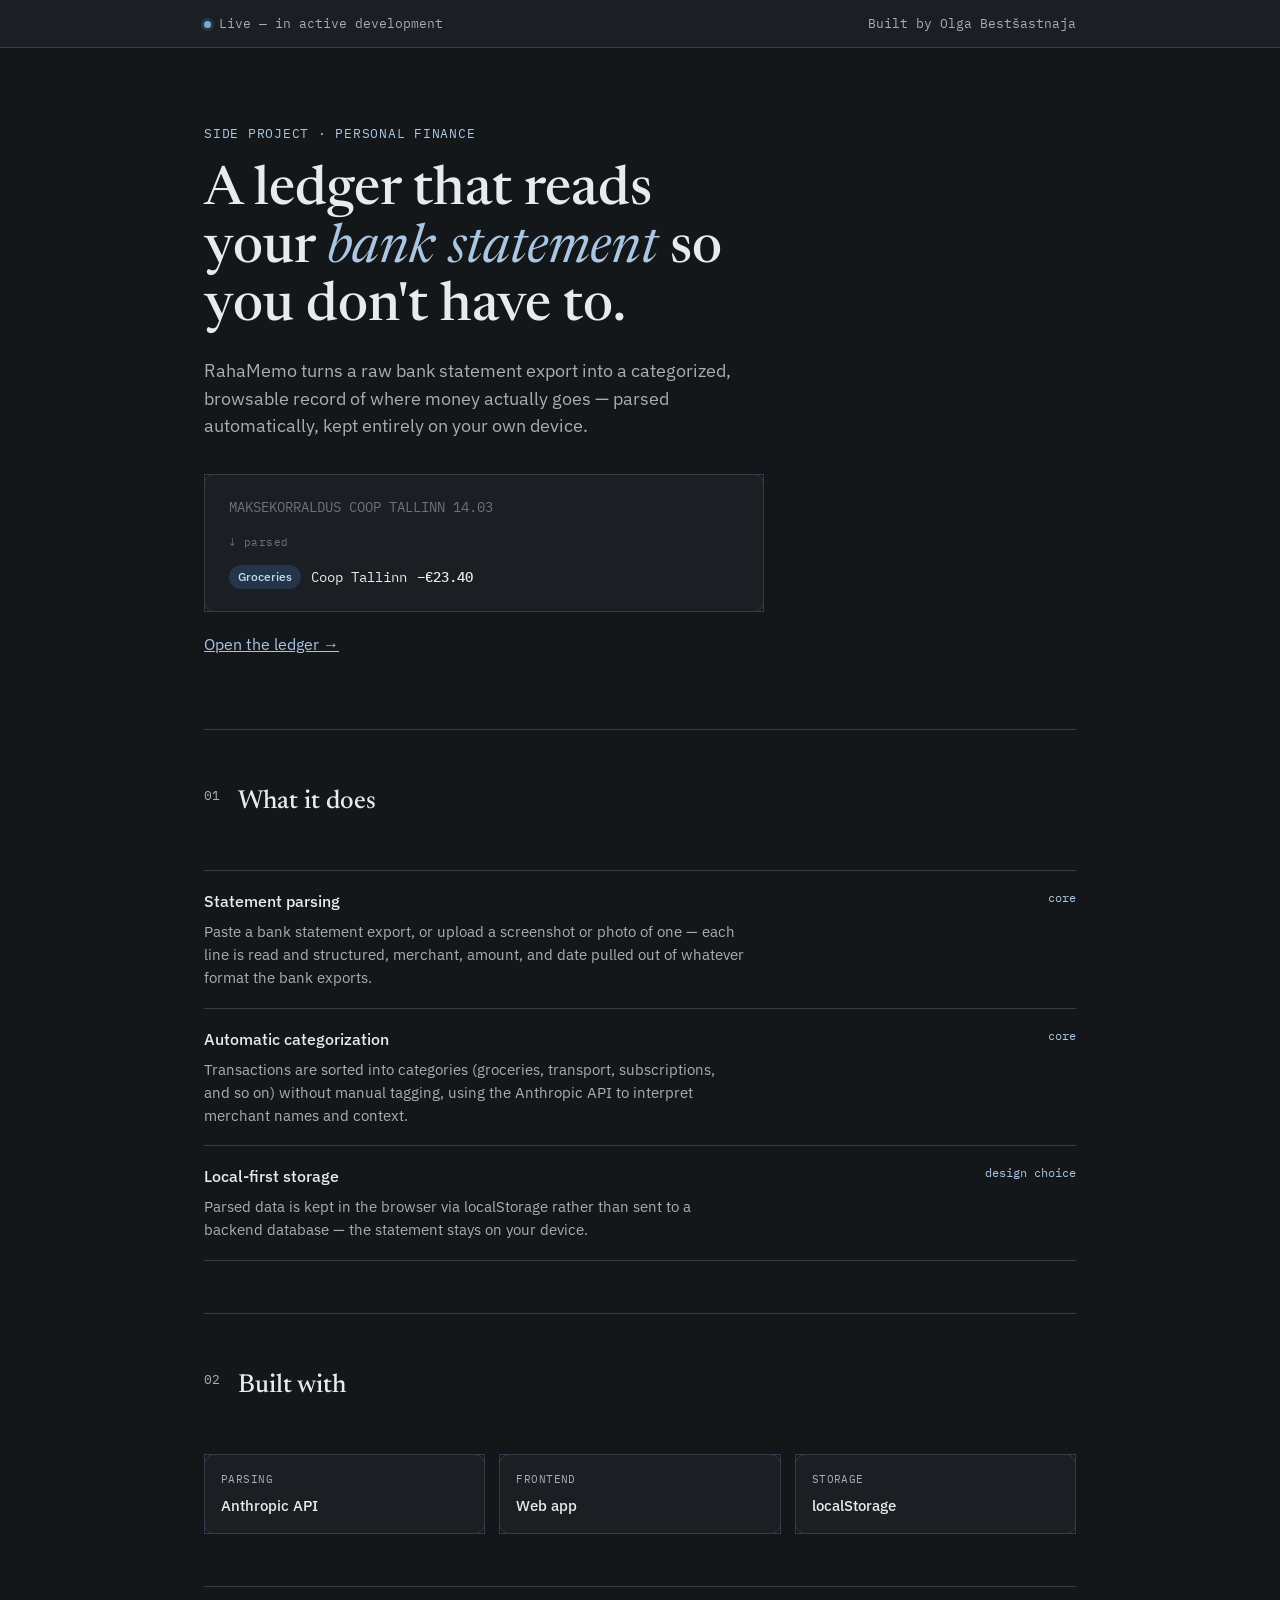
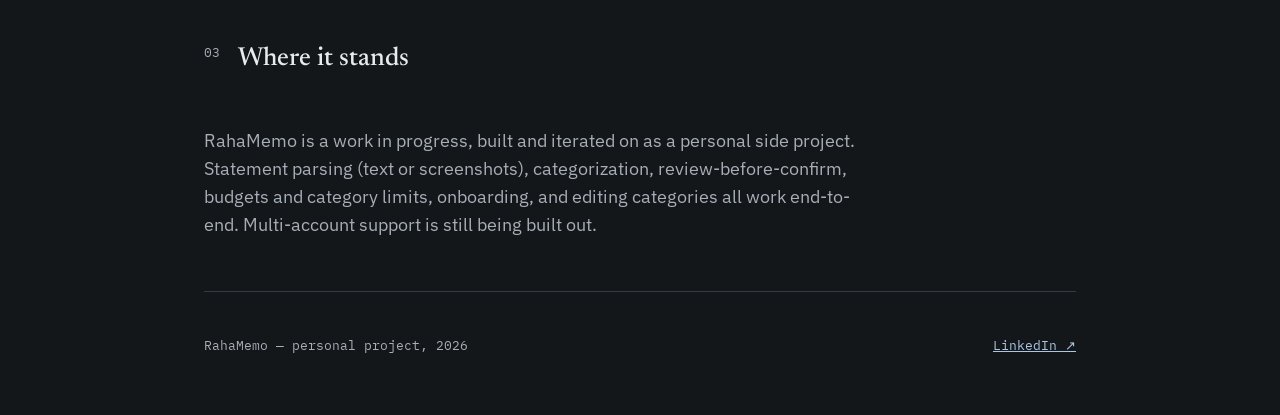
<file: index.html>
<!DOCTYPE html>
<html lang="en">
<head>
<meta charset="UTF-8">
<meta name="viewport" content="width=device-width, initial-scale=1.0">
<meta http-equiv="Content-Security-Policy" content="default-src 'self'; script-src 'none'; style-src 'self' 'unsafe-inline'; font-src 'self'; img-src 'self'; connect-src 'none'; base-uri 'self'; form-action 'none'; object-src 'none';">
<title>RahaMemo — a personal finance ledger that reads your bank statements</title>
<link href="fonts.css" rel="stylesheet">
<style>
  :root{
    --bg:#14171a;
    --surface:#1b1f23;
    --surface-2:#20252a;
    --text:#e8ebee;
    --text-soft:#a6aeb6;
    --text-softer:#6a737c;
    --divider:#343b42;
    --accent:#7ea7cd;
    --accent-200:#24354a;
    --accent-300:#34506d;
    --accent-700:#aac6e2;
    --accent-800:#c6dbee;
    --warn:#d9a05f;
    --warn-soft:#3a2e1c;
    --radius:10px;
  }
  *{box-sizing:border-box;}
  html,body{margin:0;padding:0;}
  body{
    background:var(--bg);
    color:var(--text);
    font-family:'IBM Plex Sans', sans-serif;
    line-height:1.55;
    -webkit-font-smoothing:antialiased;
  }
  ::selection{background:var(--accent-200);}

  .wrap{max-width:920px;margin:0 auto;padding:0 24px;}

  /* ---- top status strip ---- */
  .status-strip{
    border-bottom:1px solid var(--divider);
    background:var(--surface);
  }
  .status-strip .wrap{
    display:flex;align-items:center;justify-content:space-between;
    padding-top:14px;padding-bottom:14px;
    font-family:'IBM Plex Mono', monospace;
    font-size:12.5px;
    color:var(--text-soft);
  }
  .status-dot{
    display:inline-block;width:7px;height:7px;border-radius:50%;
    background:var(--accent);margin-right:8px;
    box-shadow:0 0 0 3px var(--accent-200);
  }

  /* ---- hero ---- */
  header.hero{padding:76px 0 56px;}
  .eyebrow{
    font-family:'IBM Plex Mono', monospace;
    font-size:12.5px;letter-spacing:.06em;text-transform:uppercase;
    color:var(--accent-700);margin:0 0 18px;
  }
  h1{
    font-family:'Newsreader', serif;
    font-weight:500;
    font-size:clamp(34px, 5vw, 54px);
    line-height:1.08;
    margin:0 0 20px;
    max-width:16ch;
  }
  h1 em{font-style:italic;color:var(--accent-700);}
  .lede{
    font-size:18px;
    color:var(--text-soft);
    max-width:52ch;
    margin:0 0 34px;
  }

  /* ---- blueprint card treatment (from the design mockup) ---- */
  .blueprint{position:relative;}
  .blueprint .corner{position:absolute;width:8px;height:8px;border:1px solid var(--accent-300);opacity:.7;}
  .corner.tl{top:-1px;left:-1px;border-right:none;border-bottom:none;}
  .corner.tr{top:-1px;right:-1px;border-left:none;border-bottom:none;}
  .corner.bl{bottom:-1px;left:-1px;border-right:none;border-top:none;}
  .corner.br{bottom:-1px;right:-1px;border-left:none;border-top:none;}

  /* ---- signature: live receipt-parse animation ---- */
  .parse-demo{
    border:1px solid var(--divider);
    background:var(--surface);
    border-radius:var(--radius);
    padding:22px 24px;
    max-width:560px;
    font-family:'IBM Plex Mono', monospace;
    font-size:13.5px;
  }
  .parse-demo .raw-line{
    color:var(--text-softer);
    white-space:pre;
    overflow:hidden;
    border-right:2px solid transparent;
  }
  .parse-row{
    display:flex;align-items:center;gap:10px;
    margin-top:14px;opacity:0;
    animation:reveal .5s ease forwards;
    animation-delay:2.6s;
  }
  .parse-row .amount{font-weight:500;color:var(--text);}
  .tag{
    font-family:'IBM Plex Sans', sans-serif;
    font-size:11.5px;font-weight:500;
    padding:3px 9px;border-radius:999px;
    background:var(--accent-200);color:var(--accent-800);
  }
  .parse-arrow{
    font-size:11px;color:var(--text-softer);letter-spacing:.04em;
    opacity:0;animation:reveal .4s ease forwards;animation-delay:2.3s;
    margin-top:10px;
  }
  @keyframes reveal{to{opacity:1;}}
  @media (prefers-reduced-motion: reduce){
    .parse-row, .parse-arrow{opacity:1;animation:none;}
    .typewriter{width:auto !important;animation:none !important;border-right:none !important;}
  }
  .typewriter{
    display:inline-block;
    width:0;
    animation:type 2s steps(34, end) forwards;
    border-right-color:var(--text-softer);
    animation-fill-mode:forwards;
  }
  @keyframes type{
    from{width:0;}
    to{width:34ch;}
  }

  /* ---- section framing ---- */
  section{padding:52px 0;border-top:1px solid var(--divider);}
  h2{
    font-family:'Newsreader', serif;
    font-weight:500;
    font-size:26px;
    margin:0 0 22px;
  }
  .lead-line{
    display:flex;gap:18px;margin-bottom:26px;
  }
  .lead-line .num{
    font-family:'IBM Plex Mono', monospace;
    font-size:12.5px;color:var(--text-soft);
    padding-top:4px;
  }

  /* ---- what it does: ledger rows ---- */
  .ledger{border-top:1px solid var(--divider);}
  .ledger-row{
    display:grid;
    grid-template-columns:1fr auto;
    gap:6px 24px;
    padding:18px 0;
    border-bottom:1px solid var(--divider);
  }
  .ledger-row .what{font-weight:500;}
  .ledger-row .desc{
    grid-column:1 / -1;
    color:var(--text-soft);
    font-size:15px;
    max-width:60ch;
  }
  .ledger-row .marker{
    font-family:'IBM Plex Mono', monospace;
    font-size:12px;color:var(--accent-700);
    align-self:start;
  }

  /* ---- stack ---- */
  .stack-grid{
    display:grid;grid-template-columns:repeat(3, 1fr);gap:14px;
  }
  @media (max-width:640px){.stack-grid{grid-template-columns:1fr 1fr;}}
  .stack-card{
    border:1px solid var(--divider);
    background:var(--surface);
    border-radius:var(--radius);
    padding:16px 16px;
  }
  .stack-card .label{
    font-family:'IBM Plex Mono', monospace;
    font-size:11px;color:var(--text-soft);
    text-transform:uppercase;letter-spacing:.04em;
    margin-bottom:6px;
  }
  .stack-card .val{font-weight:500;font-size:15px;}

  /* ---- privacy note ---- */
  .note{
    border-left:3px solid var(--warn);
    background:var(--warn-soft);
    padding:16px 20px;
    border-radius:0 var(--radius) var(--radius) 0;
    font-size:15px;
    color:#f0cd9e;
    max-width:60ch;
  }

  /* ---- footer ---- */
  footer{
    padding:44px 0 60px;
    border-top:1px solid var(--divider);
    font-family:'IBM Plex Mono', monospace;
    font-size:12.5px;
    color:var(--text-soft);
    display:flex;justify-content:space-between;flex-wrap:wrap;gap:10px;
  }
  a{color:var(--accent-700);}
  a:hover{color:var(--accent-800);}
</style>
</head>
<body>

  <div class="status-strip">
    <div class="wrap">
      <span><span class="status-dot"></span>Live — in active development</span>
      <span>Built by Olga Bestšastnaja</span>
    </div>
  </div>

  <div class="wrap">
    <header class="hero">
      <p class="eyebrow">Side project · Personal finance</p>
      <h1>A ledger that reads your <em>bank statement</em> so you don't have to.</h1>
      <p class="lede">
        RahaMemo turns a raw bank statement export into a categorized, browsable
        record of where money actually goes — parsed automatically, kept entirely
        on your own device.
      </p>

      <div class="parse-demo blueprint">
        <i class="corner tl"></i><i class="corner tr"></i><i class="corner bl"></i><i class="corner br"></i>
        <div class="raw-line typewriter">MAKSEKORRALDUS COOP TALLINN 14.03 -23,40</div>
        <div class="parse-arrow">↓ parsed</div>
        <div class="parse-row">
          <span class="tag">Groceries</span>
          <span>Coop Tallinn</span>
          <span class="amount">−€23.40</span>
        </div>
      </div>

      <p style="margin-top:20px;"><a href="app.html">Open the ledger →</a></p>
    </header>

    <section>
      <div class="lead-line">
        <span class="num">01</span>
        <h2>What it does</h2>
      </div>
      <div class="ledger">
        <div class="ledger-row">
          <span class="what">Statement parsing</span>
          <span class="marker">core</span>
          <span class="desc">Paste a bank statement export, or upload a screenshot or photo of one — each line is read and structured, merchant, amount, and date pulled out of whatever format the bank exports.</span>
        </div>
        <div class="ledger-row">
          <span class="what">Automatic categorization</span>
          <span class="marker">core</span>
          <span class="desc">Transactions are sorted into categories (groceries, transport, subscriptions, and so on) without manual tagging, using the Anthropic API to interpret merchant names and context.</span>
        </div>
        <div class="ledger-row">
          <span class="what">Local-first storage</span>
          <span class="marker">design choice</span>
          <span class="desc">Parsed data is kept in the browser via localStorage rather than sent to a backend database — the statement stays on your device.</span>
        </div>
      </div>
    </section>

    <section>
      <div class="lead-line">
        <span class="num">02</span>
        <h2>Built with</h2>
      </div>
      <div class="stack-grid">
        <div class="stack-card blueprint"><i class="corner tl"></i><i class="corner tr"></i><i class="corner bl"></i><i class="corner br"></i><div class="label">Parsing</div><div class="val">Anthropic API</div></div>
        <div class="stack-card blueprint"><i class="corner tl"></i><i class="corner tr"></i><i class="corner bl"></i><i class="corner br"></i><div class="label">Frontend</div><div class="val">Web app</div></div>
        <div class="stack-card blueprint"><i class="corner tl"></i><i class="corner tr"></i><i class="corner bl"></i><i class="corner br"></i><div class="label">Storage</div><div class="val">localStorage</div></div>
      </div>
    </section>

    <section>
      <div class="lead-line">
        <span class="num">03</span>
        <h2>Where it stands</h2>
      </div>
      <p class="lede" style="max-width:60ch;margin-bottom:0;">
        RahaMemo is a work in progress, built and iterated on as a personal side project.
        Statement parsing (text or screenshots), categorization, review-before-confirm,
        budgets and category limits, onboarding, and editing categories all work
        end-to-end. Multi-account support is still being built out.
      </p>
    </section>

    <footer>
      <span>RahaMemo — personal project, 2026</span>
      <span><a href="https://www.linkedin.com/in/olga-best%C5%A1astnaja/">LinkedIn ↗</a></span>
    </footer>
  </div>

</body>
</html>
</file>
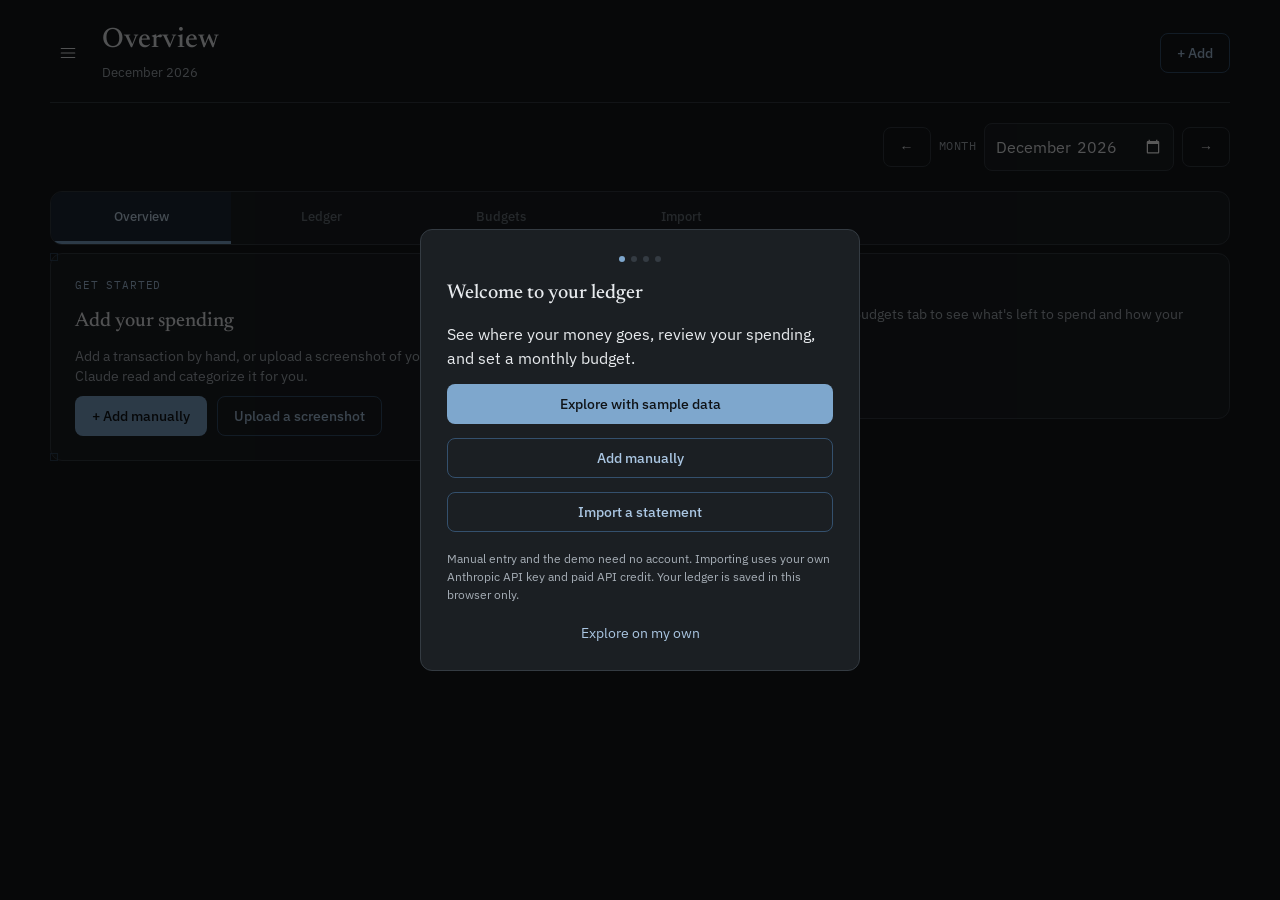
<file: app.html>
<!DOCTYPE html>
<html lang="en">
<head>
<meta charset="UTF-8">
<meta name="viewport" content="width=device-width, initial-scale=1.0">
<meta http-equiv="Content-Security-Policy" content="default-src 'self'; script-src 'self' 'unsafe-inline'; style-src 'self' 'unsafe-inline'; font-src 'self'; img-src 'self' data:; connect-src https://api.anthropic.com; base-uri 'self'; form-action 'none'; object-src 'none';">
<title>RahaMemo — your ledger</title>
<link href="fonts.css" rel="stylesheet">
<style>
  :root{
    --bg:#14171a;
    --surface:#1b1f23;
    --surface-2:#20252a;
    --text:#e8ebee;
    --text-soft:#a6aeb6;
    --text-softer:#6a737c;
    --divider:#343b42;
    --accent:#7ea7cd;
    --accent-100:#1d2836;
    --accent-200:#24354a;
    --accent-300:#34506d;
    --accent-700:#aac6e2;
    --accent-800:#c6dbee;
    --warn:#d9a05f;
    --warn-soft:#3a2e1c;
    --red:#d9765f;
    --red-soft:#3a231f;
    --green:#8fbf9f;
    --radius:12px;
  }
  *{box-sizing:border-box;}
  html,body{margin:0;padding:0;overflow-x:hidden;}
  body{
    background:var(--bg);
    color:var(--text);
    font-family:'IBM Plex Sans', sans-serif;
    line-height:1.5;
    -webkit-font-smoothing:antialiased;
  }
  ::selection{background:var(--accent-200);}
  a{color:var(--accent-700);text-decoration:none;}
  a:hover{color:var(--accent-800);}
  button{font-family:inherit;}

  /* ---- shell ---- */
  .shell{max-width:480px;margin:0 auto;min-height:100vh;display:flex;flex-direction:column;position:relative;padding-bottom:70px;min-width:0;}
  .shell, .viewport, .view, .card, .col, .row{min-width:0;}
  .row{flex-wrap:wrap;}

  .appbar{
    position:sticky;top:0;z-index:5;
    display:flex;align-items:center;gap:10px;
    padding:12px 14px;
    border-bottom:1px solid var(--divider);
    background:var(--bg);
  }
  .icon-btn{
    width:36px;height:36px;flex:none;border-radius:8px;border:1px solid transparent;
    background:transparent;color:var(--text);display:flex;align-items:center;justify-content:center;
    cursor:pointer;padding:0;
  }
  .icon-btn:hover{border-color:var(--divider);}
  .appbar .titles{margin-right:auto;min-width:0;}
  .appbar .titles h1{font-family:'Newsreader', serif;font-weight:500;font-size:18px;margin:0;line-height:1.2;white-space:nowrap;overflow:hidden;text-overflow:ellipsis;}
  .appbar .titles .sub{font-size:11px;color:var(--text-soft);white-space:nowrap;overflow:hidden;text-overflow:ellipsis;}
  .appbar-search{padding:0 14px 12px;border-bottom:1px solid var(--divider);background:var(--bg);}

  .viewport{flex:1;padding:16px;display:flex;flex-direction:column;}
  .view{display:none;flex-direction:column;gap:16px;}
  .view.active{display:flex;}

  .tabbar{
    position:fixed;left:0;right:0;bottom:0;z-index:10;
    max-width:480px;margin:0 auto;
    display:flex;border-top:1px solid var(--divider);background:var(--surface);
  }
  .tab-btn{
    flex:1;min-width:0;min-height:58px;display:flex;align-items:center;justify-content:center;
    background:transparent;border:none;border-top:2px solid transparent;padding:0 4px;
    color:var(--text-softer);font-size:11px;font-weight:500;letter-spacing:.03em;text-transform:uppercase;
    cursor:pointer;white-space:nowrap;overflow:hidden;text-overflow:ellipsis;
  }
  .tab-btn.active{color:var(--accent-800);border-top-color:var(--accent);}

  /* ---- cards / typography ---- */
  .card{
    background:var(--surface);border:1px solid var(--divider);border-radius:var(--radius);
    padding:16px;display:flex;flex-direction:column;gap:10px;position:relative;
  }
  .card.blueprint .corner{position:absolute;width:8px;height:8px;border:1px solid var(--accent-300);opacity:.7;}
  .card.blueprint{padding:17px;}
  .corner.tl{top:-1px;left:-1px;border-right:none;border-bottom:none;}
  .corner.tr{top:-1px;right:-1px;border-left:none;border-bottom:none;}
  .corner.bl{bottom:-1px;left:-1px;border-right:none;border-top:none;}
  .corner.br{bottom:-1px;right:-1px;border-left:none;border-top:none;}

  .k{font-family:'IBM Plex Mono', monospace;font-size:10.5px;letter-spacing:.08em;text-transform:uppercase;color:var(--accent-700);}
  .kq{font-family:'IBM Plex Mono', monospace;font-size:10.5px;letter-spacing:.08em;text-transform:uppercase;color:var(--text-soft);}
  .fig{font-family:'Newsreader', serif;font-weight:500;letter-spacing:-.01em;line-height:1;}
  .mono{font-family:'IBM Plex Mono', monospace;}
  .muted{color:var(--text-soft);}
  .row{display:flex;align-items:center;gap:10px;}
  .row.between{justify-content:space-between;}
  .col{display:flex;flex-direction:column;gap:10px;}
  h2{font-family:'Newsreader', serif;font-weight:500;font-size:20px;margin:0;}
  p{margin:0;}

  /* ---- progress ---- */
  .track{height:6px;background:var(--divider);border-radius:3px;position:relative;}
  .track.thin{height:4px;}
  .track .fill{height:100%;border-radius:3px;background:var(--accent);}
  .track .fill.warn{background:var(--warn);}
  .track .pace{position:absolute;top:-3px;bottom:-3px;width:2px;background:var(--text-soft);}

  /* ---- tags / pills ---- */
  .tag{
    display:inline-flex;align-items:center;font-size:11px;font-weight:500;
    padding:6px 11px;border-radius:999px;background:var(--surface-2);color:var(--text-soft);
    border:1px solid transparent;white-space:nowrap;cursor:default;
  }
  .tag-accent{background:var(--accent-200);color:var(--accent-800);}
  .tag-outline{background:transparent;border-color:var(--divider);color:var(--text-soft);}
  .tag-warn{background:var(--warn-soft);color:var(--warn);}
  .filter-row{display:flex;gap:8px;overflow-x:auto;padding-bottom:2px;}
  .filter-row .tag{flex:none;cursor:pointer;}

  /* ---- forms ---- */
  label{display:block;font-family:'IBM Plex Mono', monospace;font-size:11px;color:var(--text-soft);text-transform:uppercase;letter-spacing:.04em;margin-bottom:6px;}
  input[type="password"], input[type="text"], input[type="number"], select, textarea{
    width:100%;font-family:'IBM Plex Sans', sans-serif;font-size:14.5px;color:var(--text);
    background:var(--surface-2);border:1px solid var(--divider);border-radius:8px;padding:10px 12px;outline:none;
  }
  input:focus, select:focus, textarea:focus{border-color:var(--accent);}
  textarea{font-family:'IBM Plex Mono', monospace;font-size:13px;resize:vertical;min-height:120px;}
  .field{margin-bottom:0;}
  .hint{font-size:12px;color:var(--text-soft);margin-top:4px;}

  /* ---- buttons ---- */
  .btn{font-weight:500;font-size:14px;border-radius:8px;border:1px solid transparent;padding:10px 16px;cursor:pointer;}
  .btn-primary{background:var(--accent);color:#101418;}
  .btn-primary:hover{background:var(--accent-700);}
  .btn-primary:disabled{background:var(--accent-300);color:#7c8894;cursor:not-allowed;}
  .btn-secondary{background:transparent;border-color:var(--accent-300);color:var(--accent-700);}
  .btn-secondary:hover{border-color:var(--accent);color:var(--accent-800);}
  .btn-ghost{background:transparent;border-color:var(--divider);color:var(--text);}
  .btn-ghost:hover{border-color:var(--accent);color:var(--accent-800);}
  .btn-danger{background:transparent;border-color:var(--red-soft);color:var(--red);}
  .btn-danger:hover{background:var(--red-soft);}
  .btn-row{display:flex;gap:10px;flex-wrap:wrap;align-items:center;}
  .btn-block{width:100%;}
  .btn-text{background:none;border:none;color:var(--accent-700);cursor:pointer;font-size:14px;padding:6px 0;}

  .banner{border-radius:8px;padding:12px 14px;font-size:13.5px;}
  .banner.error{background:var(--red-soft);color:#f0b5a4;border:1px solid #6b3a2c;}
  .banner.info{background:var(--warn-soft);color:#f0cd9e;border:1px solid #6b4f27;}
  .banner.success{background:var(--accent-100);color:var(--accent-800);border:1px solid var(--accent-300);}

  .spinner{width:13px;height:13px;border-radius:50%;border:2px solid var(--accent-300);border-top-color:var(--accent);display:inline-block;animation:spin .7s linear infinite;vertical-align:-2px;}
  @keyframes spin{to{transform:rotate(360deg);}}

  .empty-state{text-align:center;color:var(--text-soft);padding:30px 10px;font-size:14px;}

  /* ---- sparkline ---- */
  .sparkline{display:flex;align-items:flex-end;gap:2px;height:76px;}
  .sparkline.small{height:56px;}
  .sparkline .bar{flex:1;min-height:2px;background:var(--divider);border-radius:1px;}
  .sparkline .bar.has{background:var(--accent);}
  .sparkline .bar.future{background:var(--divider);}

  /* ---- overview: category rows ---- */
  .cat-row{display:flex;flex-direction:column;gap:7px;padding:12px 0;border-bottom:1px solid var(--divider);cursor:pointer;}
  .cat-row:last-child{border-bottom:none;}

  /* ---- ledger ---- */
  .day-header{display:flex;justify-content:space-between;padding:8px 10px;background:var(--surface-2);border-radius:8px;margin-top:12px;font-size:11.5px;letter-spacing:.04em;text-transform:uppercase;color:var(--text-soft);}
  .tx-row{display:flex;justify-content:space-between;align-items:center;gap:10px;padding:12px 4px;border-bottom:1px solid var(--divider);cursor:pointer;}
  .tx-row .who{flex:1;min-width:0;display:flex;flex-direction:column;gap:2px;}
  .tx-row .merchant{font-size:14.5px;white-space:nowrap;overflow:hidden;text-overflow:ellipsis;}
  .tx-row .meta{font-size:11.5px;color:var(--text-soft);}
  .tx-row .amt{font-family:'IBM Plex Mono', monospace;font-size:14px;white-space:nowrap;}
  .tx-row .amt.neg{color:var(--text);}
  .tx-row .amt.pos{color:var(--green);}
  .tx-row .amt.transfer{color:var(--text-softer);text-decoration:line-through;}

  .edit-panel{background:var(--surface-2);border:1px solid var(--accent-300);border-radius:10px;padding:12px;margin:6px 0 4px;display:flex;flex-direction:column;gap:10px;}
  .edit-grid{display:grid;grid-template-columns:1fr 1fr;gap:10px;}

  /* ---- import ---- */
  .dropzone{border:1px dashed var(--divider);border-radius:10px;padding:20px 16px;display:flex;flex-direction:column;align-items:center;gap:6px;text-align:center;color:var(--text-soft);cursor:pointer;background:none;width:100%;}
  .dropzone:hover{border-color:var(--accent);color:var(--accent-800);}
  .queue-item{display:flex;align-items:center;gap:10px;padding:9px 10px;border:1px solid var(--divider);border-radius:8px;}
  .queue-item .thumb{width:38px;height:38px;border-radius:6px;overflow:hidden;flex:none;background:var(--surface-2);display:flex;align-items:center;justify-content:center;}
  .queue-item .thumb img{width:100%;height:100%;object-fit:cover;}
  .queue-item .name{flex:1;min-width:0;font-family:'IBM Plex Mono', monospace;font-size:11.5px;white-space:nowrap;overflow:hidden;text-overflow:ellipsis;}

  .review-row{border:1px solid var(--divider);border-radius:10px;padding:11px 12px;display:flex;flex-direction:column;gap:8px;}
  .review-row.uncertain{border-color:var(--warn);background:var(--warn-soft);}
  .review-grid{display:grid;grid-template-columns:100px 1fr;gap:8px;}
  .review-grid2{display:grid;grid-template-columns:1fr 90px;gap:8px;}

  /* ---- settings / onboarding overlays ---- */
  .overlay{position:fixed;inset:0;z-index:30;display:flex;}
  .overlay.hidden{display:none;}
  .settings-overlay{justify-content:flex-end;background:rgba(0,0,0,.55);}
  .settings-panel{width:min(360px, 90vw);height:100%;background:var(--surface);border-left:1px solid var(--divider);padding:20px;overflow-y:auto;display:flex;flex-direction:column;gap:16px;}
  .settings-footer{display:flex;flex-direction:column;gap:8px;padding-top:14px;border-top:1px solid var(--divider);font-size:12.5px;color:var(--text-soft);}

  /* compact dropdown anchored top-left, under the hamburger button */
  .menu-overlay{justify-content:flex-start;align-items:flex-start;background:rgba(0,0,0,.4);}
  .menu-panel{
    width:min(220px, 62vw);height:auto;max-height:70vh;margin:56px 0 0 14px;
    background:var(--surface);border:1px solid var(--divider);border-radius:var(--radius);
    padding:10px;overflow-y:auto;display:flex;flex-direction:column;gap:8px;
    box-shadow:0 14px 36px rgba(0,0,0,.4);
  }

  .menu-row{
    display:flex;flex-direction:column;align-items:flex-start;gap:3px;
    width:100%;text-align:left;background:var(--surface-2);border:1px solid var(--divider);
    border-radius:8px;padding:14px 16px;cursor:pointer;
  }
  .menu-row:hover{border-color:var(--accent);}
  .menu-row-title{font-size:15px;font-weight:500;color:var(--text);}
  .menu-row-sub{font-size:12px;color:var(--text-soft);}

  .qa-entry{border:1px solid var(--divider);border-radius:8px;padding:10px 14px;}
  .qa-entry summary{cursor:pointer;font-size:13.5px;font-weight:500;list-style:none;color:var(--text);text-transform:none;letter-spacing:normal;font-family:'IBM Plex Sans', sans-serif;}
  .qa-entry summary::-webkit-details-marker{display:none;}
  .qa-entry summary::before{content:"+ ";color:var(--accent-700);}
  .qa-entry[open] summary::before{content:"– ";}
  .qa-entry p{margin:8px 0 0;font-size:13px;color:var(--text-soft);}
  .qa-entry code{font-family:'IBM Plex Mono', monospace;background:var(--surface-2);padding:1px 5px;border-radius:4px;font-size:12px;}

  .onboard-overlay{align-items:center;justify-content:center;background:rgba(0,0,0,.65);padding:20px;}
  .onboard-modal{background:var(--surface);border:1px solid var(--divider);border-radius:var(--radius);max-width:440px;width:100%;padding:26px 26px 22px;display:flex;flex-direction:column;gap:16px;max-height:90vh;overflow-y:auto;}
  .onboard-step{display:none;flex-direction:column;gap:14px;}
  .onboard-step.active{display:flex;}
  .onboard-dots{display:flex;gap:6px;justify-content:center;}
  .onboard-dots span{width:6px;height:6px;border-radius:50%;background:var(--divider);}
  .onboard-dots span.active{background:var(--accent);}
  .onboard-nav{display:flex;justify-content:space-between;align-items:center;gap:10px;margin-top:4px;}
  .onboard-nav .side{display:flex;gap:14px;align-items:center;}

  @media (max-width:420px){
    .review-grid, .edit-grid{grid-template-columns:1fr;}
  }
  .budget-actions{position:sticky;bottom:76px;padding:12px;background:var(--surface);border:1px solid var(--divider);border-radius:12px;display:flex;gap:8px;flex-wrap:wrap;z-index:5;}
  .category-name-input:disabled{opacity:1;background:transparent;border-color:transparent;color:var(--text);}
  .filter-row{scrollbar-width:thin;}
  button.tag{font:inherit;cursor:pointer;min-height:40px;}
  .hidden{display:none !important;}
  #demoBanner{padding:12px 16px;background:#243b50;color:#e6f2fc;max-width:480px;margin:auto;}
  #demoBanner .btn-text{color:#fff;text-decoration:underline;}
  .manual-dialog{background:var(--surface);color:var(--text);border:1px solid var(--divider);border-radius:14px;width:calc(100% - 32px);max-width:440px;padding:24px;max-height:90dvh;overflow:auto;}
  .manual-dialog::backdrop{background:rgba(0,0,0,.7);}
  .manual-dialog form{display:flex;flex-direction:column;gap:14px;}
  .manual-dialog label{display:block;margin-bottom:6px;}
  .empty-state .btn-row{justify-content:center;margin:16px 0;}
  :focus-visible{outline:2px solid var(--accent);outline-offset:3px;}
  #monthPicker{color-scheme:dark;background:var(--surface);color:var(--text);border:1px solid var(--divider);border-radius:8px;padding:10px;min-height:42px;font:inherit;min-width:0;}
  /* Responsive workspace: touch navigation on phones, top navigation on desktop. */
  @media (min-width:640px) and (max-width:1023px){
    .shell,.tabbar,#demoBanner{max-width:760px;}
    .viewport{padding:24px;}
  }
  @media (min-width:1024px){
    .shell{max-width:1180px;width:calc(100% - 64px);padding-bottom:32px;}
    .appbar{position:relative;padding:24px 0 20px;gap:16px;}
    .appbar .titles h1{font-size:28px;}
    .appbar .titles .sub{font-size:13px;margin-top:5px;}
    .appbar .btn{min-height:44px;}
    .tabbar{position:sticky;top:0;bottom:auto;left:auto;right:auto;max-width:none;width:100%;margin:0;border:1px solid var(--divider);border-radius:12px;overflow:hidden;z-index:6;}
    .tab-btn{flex:0 1 180px;min-height:52px;font-size:13px;letter-spacing:0;text-transform:none;border-top:0;border-bottom:3px solid transparent;}
    .tab-btn.active{border-bottom-color:var(--accent);background:var(--accent-100);}
    .tab-btn:hover{color:var(--text);background:var(--surface-2);}
    #monthNavigation{justify-content:flex-end;padding:20px 0 !important;}
    #monthPicker{flex:0 1 190px !important;}
    .viewport{padding:8px 0 32px;}
    .view{gap:24px;}
    #viewOverview.active{display:grid;grid-template-columns:repeat(2,minmax(0,1fr));align-items:start;}
    .card,.card.blueprint{padding:24px;}
    #viewOverview>.col{padding:24px;border:1px solid var(--divider);border-radius:var(--radius);background:var(--surface);}
    #viewLedger{gap:20px;}
    .filter-row{flex-wrap:wrap;overflow:visible;}
    .tx-row{padding:18px 20px;gap:24px;}
    .tx-row .who{flex:1;display:grid;grid-template-columns:minmax(0,1fr) minmax(180px,280px);align-items:center;gap:24px;}
    .tx-row .merchant{font-size:16px;}
    .tx-row .meta{font-size:13px;white-space:normal;}
    .tx-row .amt{min-width:130px;text-align:right;}
    .day-header{padding:14px 20px;}
    .edit-panel{max-width:760px;margin:0 20px 20px;}
    #viewImport.active{display:grid;grid-template-columns:minmax(0,1fr) minmax(0,1fr);align-items:start;}
    #importStatic,#importDynamic{min-width:0;}
    #importTextarea{min-height:200px;}
    #viewLimits.active{display:grid;grid-template-columns:minmax(0,1fr) minmax(0,1.3fr);align-items:start;}
    #viewLimits>.budget-actions,#limitsSaveMsg{grid-column:1 / -1;}
    .budget-actions{bottom:16px;justify-content:flex-end;}
    #viewCategory{max-width:900px;width:100%;margin:0 auto;}
    #demoBanner{max-width:1180px;width:calc(100% - 64px);border-radius:0 0 10px 10px;}
    .settings-panel{width:440px;padding:28px;}
    .menu-panel{margin-left:max(32px,calc((100vw - 1180px)/2));margin-top:76px;}
    .empty-state{padding:64px 24px;}
    .appbar-search{padding:16px 0;}
  }
</style>
</head>
<body>
<div id="demoBanner" class="hidden" role="status">Sample data · Changes here are temporary. <button class="btn-text" data-action="exitDemo">Exit demo</button></div>
<dialog id="accountDialog" class="manual-dialog" aria-labelledby="accountTitle"><form id="accountForm" class="col" style="gap:14px"><h2 id="accountTitle">Add your EUR account</h2><label for="accountName">Account name</label><input id="accountName" required maxlength="60" placeholder="e.g. Main account or Savings"><p class="hint">Use a nickname. No account number or bank connection is needed.</p><p id="accountError" role="alert"></p><div class="btn-row"><button class="btn btn-primary" type="submit">Add account</button><button class="btn btn-secondary" type="button" data-action="cancelAccount">Cancel</button></div></form></dialog>
<dialog id="restoreDialog" class="manual-dialog" aria-labelledby="restoreTitle">
  <div class="col" style="gap:14px"><h2 id="restoreTitle">Review your backup</h2><p id="backupSummary"></p>
  <p class="hint">Merge adds transactions and missing categories, skips matching transactions, and keeps your current budget and settings. Replace restores the backup’s transactions, categories, budget, limits, and currency. Your API key stays unchanged.</p>
  <button class="btn btn-ghost" data-action="exportBackup">Download current data first</button>
  <button class="btn btn-primary" data-action="mergeBackup">Merge with my data</button><button class="btn btn-secondary" data-action="replaceBackup">Replace my data…</button>
  <p id="restoreStatus" role="alert"></p><button class="btn-text" data-action="cancelBackup">Cancel</button></div>
</dialog>
<dialog id="addDialog" class="manual-dialog" aria-labelledby="addTitle">
  <div class="col" style="gap:14px;">
    <h2 id="addTitle">Add transactions</h2>
    <button class="btn btn-primary" data-action="addManually">Add manually</button>
    <button class="btn btn-secondary" data-action="importScreenshots">Import screenshots</button>
    <p class="hint">Select one or more screenshots. Review them in Import, then choose Parse when you’re ready.</p>
    <button class="btn-text" data-action="cancelAdd">Cancel</button>
  </div>
</dialog>
<input type="file" id="screenshotInput" accept="image/png,image/jpeg,image/webp,image/gif" multiple hidden>
<dialog id="manualDialog" class="manual-dialog" aria-labelledby="manualTitle">
  <form id="manualForm">
    <h2 id="manualTitle">Add a transaction</h2>
    <p class="hint">Saved only when you choose Save transaction.</p>
    <div><label for="manualType">Transaction type</label><select id="manualType"><option value="expense">Expense</option><option value="income">Income</option><option value="transfer">Transfer (excluded from spending)</option></select></div>
    <div class="edit-grid"><div><label for="manualDate">Date</label><input id="manualDate" type="date" required></div><div><label for="manualAmount">Amount</label><input id="manualAmount" type="number" inputmode="decimal" min="0.01" step="0.01" required></div></div>
    <div><label for="manualMerchant">Merchant or description</label><input id="manualMerchant" maxlength="160" required></div>
    <div><label for="manualAccount">Account (EUR)</label><select id="manualAccount"></select><button type="button" class="btn-text" data-action="newAccount">Add an account</button></div>
    <div><label for="manualCategory">Category</label><select id="manualCategory"></select></div>
    <p id="manualError" class="hint" role="alert"></p>
    <div class="btn-row"><button type="submit" class="btn btn-primary">Save transaction</button><button id="manualCancel" type="button" class="btn btn-secondary">Cancel</button></div>
  </form>
</dialog>

  <div class="shell">
    <header class="appbar" id="appbar"></header>
    <div class="appbar-search hidden" id="appbarSearch"></div>
    <nav class="tabbar" id="tabbar" aria-label="Main navigation"></nav>
    <main class="viewport" id="viewport">
      <section class="view" data-view="overview" id="viewOverview"></section>
      <section class="view" data-view="ledger" id="viewLedger">
        <div id="ledgerStatic"></div>
        <div id="ledgerDynamic"></div>
      </section>
      <section class="view" data-view="limits" id="viewLimits"></section>
      <section class="view" data-view="category" id="viewCategory"></section>
      <section class="view" data-view="import" id="viewImport">
        <div id="importStatic"></div>
        <div id="importDynamic"></div>
      </section>
    </main>

  </div>

  <input type="file" id="fileInput" accept=".txt,.csv,image/png,image/jpeg,image/webp,image/gif" multiple style="display:none;">

  <div class="overlay settings-overlay hidden" id="settingsOverlay">
    <div class="settings-panel">
      <div class="row between">
        <div class="k">Settings</div>
        <button class="icon-btn" id="settingsCloseBtn" aria-label="Close">✕</button>
      </div>
      <div class="field">
        <label for="apiKeyInput">Anthropic API key</label>
        <input type="password" id="apiKeyInput" placeholder="sk-ant-...">
        <p class="hint">From <a href="https://console.anthropic.com/settings/keys" target="_blank" rel="noopener">console.anthropic.com</a>. Stored only in this browser (localStorage) — never sent anywhere except directly to Anthropic's API.</p>
      </div>
      <div class="field">
        <label for="modelSelect">Model</label>
        <select id="modelSelect">
          <option value="claude-opus-5">Claude Opus 5 (most capable, default)</option>
          <option value="claude-sonnet-5">Claude Sonnet 5 (cheaper, still strong)</option>
          <option value="claude-haiku-4-5">Claude Haiku 4.5 (fastest, cheapest)</option>
        </select>
        <p class="hint">Categorizing transactions is a simple task — Sonnet or Haiku work well and cost less if you're parsing often.</p>
      </div>
      <div class="field">
        <label for="currencyInput">Currency symbol</label>
        <input type="text" id="currencyInput" style="max-width:80px;" maxlength="3" placeholder="€">
      </div>
      <div class="row between">
        <span class="kq" id="keyStatusLabel">Key status</span>
        <span class="tag tag-outline" id="keyStatusTag">not set</span>
      </div>
      <div class="btn-row">
        <button class="btn btn-primary" id="saveSettingsBtn">Save</button>
        <button class="btn btn-ghost" id="forgetKeyBtn">Forget key</button>
      </div>
      <div class="col" style="border-top:1px solid var(--divider);padding-top:14px;gap:8px;">
        <h3>My EUR accounts</h3><p id="accountList" class="hint"></p><button class="btn btn-secondary" data-action="newAccount">Add an account</button>
        <h3>Backup &amp; restore</h3>
        <p class="hint">Saved in this browser only. Download a backup to keep a copy or move to another device. Backups contain financial data; keep the file somewhere private. API keys are never included.</p>
        <div class="btn-row"><button class="btn btn-secondary" data-action="exportBackup">Download backup</button><button class="btn btn-secondary" data-action="selectBackup">Restore from file</button></div>
        <input id="backupFile" type="file" accept=".json,application/json" hidden>
        <p id="backupStatus" role="status" class="hint"></p>
      </div>
      <div class="col" style="border-top:1px solid var(--divider);padding-top:14px;gap:8px;">
        <span class="kq" style="color:var(--red);">Danger zone</span>
        <p class="hint" style="margin-top:0;">Permanently delete every transaction, account, budget, limit, and custom category stored in this browser. Your API key and preferences are kept — use "Forget key" separately for that.</p>
        <button class="btn btn-danger" id="clearAllBtn">Clear all data</button>
      </div>
      <div class="settings-footer">
        <a href="#" id="replayOnboardLink">Replay setup guide</a>
        <a href="index.html">Back to the project page ↗</a>
        <span>RahaMemo runs entirely client-side.</span>
      </div>
    </div>
  </div>

  <div class="overlay menu-overlay hidden" id="menuOverlay">
    <div class="menu-panel">
      <div class="row between" style="padding:2px 2px 0;">
        <div class="k">Menu</div>
        <button class="icon-btn" id="menuCloseBtn" aria-label="Close">✕</button>
      </div>
      <button type="button" class="menu-row" data-action="openSettingsFromMenu">
        <span class="menu-row-title">Settings</span>
        <span class="menu-row-sub">API key, model, currency, data</span>
      </button>
      <button type="button" class="menu-row" data-action="openQAFromMenu">
        <span class="menu-row-title">Q&amp;A</span>
        <span class="menu-row-sub">Troubleshooting &amp; common questions</span>
      </button>
    </div>
  </div>

  <div class="overlay settings-overlay hidden" id="qaOverlay">
    <div class="settings-panel">
      <div class="row between">
        <div class="k">Q&amp;A</div>
        <button class="icon-btn" id="qaCloseBtn" aria-label="Close">✕</button>
      </div>
      <div class="col" style="gap:10px;">
        <details class="qa-entry">
          <summary>Which API key do I use — the one starting "sk-ant-" or "apikey_"?</summary>
          <p>Use the one starting with <code>sk-ant-</code> — that's the actual secret. The <code>apikey_</code> value is just that key's ID, shown for reference in the console; it isn't a valid credential and will fail with "invalid x-api-key" if pasted here.</p>
        </details>
        <details class="qa-entry">
          <summary>It says "invalid x-api-key" — what's wrong?</summary>
          <p>Usually one of: you pasted the <code>apikey_</code> ID instead of the <code>sk-ant-</code> secret (see above), the copy was incomplete, or the key was revoked. Anthropic only shows a key's full secret once, right when it's created — if you didn't copy it then, create a new key and copy it immediately when it appears.</p>
        </details>
        <details class="qa-entry">
          <summary>It says "No transactions found" — is something broken?</summary>
          <p>No — that means the request worked and Claude looked at your text, it just didn't find anything that looked like transaction lines. During setup, try "Use example text" first, or paste a few real transaction lines from a statement.</p>
        </details>
        <details class="qa-entry">
          <summary>Do I need a Claude.ai subscription?</summary>
          <p>No. The Claude.ai chat subscription and API access are separate products with separate billing. You just need a free account at <a href="https://console.anthropic.com" target="_blank" rel="noopener">console.anthropic.com</a> with a payment method attached.</p>
        </details>
        <details class="qa-entry">
          <summary>How much does parsing a statement cost?</summary>
          <p>A few cents at most. The API bills per token, not a subscription — a typical statement (20–30 transactions) runs roughly $0.01–$0.05 depending on which model you pick in Settings. Haiku is cheapest, Opus is most capable.</p>
        </details>
        <details class="qa-entry">
          <summary>How do I delete a transaction?</summary>
          <p>Go to the Ledger tab and tap any row — an edit panel opens below it with a red Delete button.</p>
        </details>
        <details class="qa-entry">
          <summary>Is my data private?</summary>
          <p>Yes — RahaMemo has no backend or database. Everything is stored only in this browser's localStorage. Statement text or screenshots go straight from your browser to Anthropic's API using your own key, and nowhere else.</p>
        </details>
      </div>
    </div>
  </div>

  <div class="overlay onboard-overlay hidden" id="onboardOverlay">
    <div class="onboard-modal">
      <div class="onboard-dots" id="onboardDots">
        <span data-dot="0"></span><span data-dot="1"></span><span data-dot="2"></span><span data-dot="3"></span>
      </div>

      <div class="onboard-step" data-step="0">
        <h2>Welcome to your ledger</h2>
        <p>See where your money goes, review your spending, and set a monthly budget.</p>
        <button class="btn btn-primary" data-action="startDemo">Explore with sample data</button>
        <button class="btn btn-secondary" id="onbManual">Add manually</button>
        <button class="btn btn-secondary" id="onbToStep1">Import a statement</button>
        <p class="hint">Manual entry and the demo need no account. Importing uses your own Anthropic API key and paid API credit. Your ledger is saved in this browser only.</p>
        <button class="btn-text" id="onbSkipIntro">Explore on my own</button>

      </div>

      <div class="onboard-step" data-step="1">
        <h2>Add your API key</h2>
        <p>Get one from <a href="https://console.anthropic.com/settings/keys" target="_blank" rel="noopener">console.anthropic.com</a>. It's stored only in this browser and used to call Anthropic's API directly — RahaMemo never sees it.</p>
        <div class="field">
          <label for="onbApiKey">Anthropic API key</label>
          <input type="password" id="onbApiKey" placeholder="sk-ant-...">
        </div>
        <div class="edit-grid">
          <div class="field">
            <label for="onbModel">Model</label>
            <select id="onbModel">
              <option value="claude-opus-5">Claude Opus 5 (most capable, default)</option>
              <option value="claude-sonnet-5">Claude Sonnet 5 (cheaper, still strong)</option>
              <option value="claude-haiku-4-5">Claude Haiku 4.5 (fastest, cheapest)</option>
            </select>
          </div>
          <div class="field">
            <label for="onbCurrency">Currency symbol</label>
            <input type="text" id="onbCurrency" maxlength="3" placeholder="€">
          </div>
        </div>
        <p class="hint">You can leave the key blank and add it later from Settings — you just won't be able to parse a statement until you do.</p>
        <div class="onboard-nav">
          <button class="btn btn-ghost" id="onbBackTo0">← Back</button>
          <button class="btn btn-primary" id="onbToStep2">Continue →</button>
        </div>
      </div>

      <div class="onboard-step" data-step="2">
        <h2>Try parsing a statement</h2>
        <p>Paste a few lines from a real statement, or use the example below to see how it works first.</p>
        <div class="field">
          <label for="onbStatementText">Statement text</label>
          <textarea id="onbStatementText" style="min-height:120px;" placeholder="Paste transaction lines here..."></textarea>
        </div>
        <div class="btn-row" style="margin-bottom:4px;">
          <button class="btn btn-ghost" id="onbUseExample">Use example text</button>
        </div>
        <div id="onbMsg"></div>
        <div class="onboard-nav">
          <div class="side">
            <button class="btn btn-ghost" id="onbBackTo1">← Back</button>
            <button class="btn-text" id="onbSkipParse">Skip this step</button>
          </div>
          <button class="btn btn-primary" id="onbParseBtn">Parse &amp; continue</button>
        </div>
      </div>

      <div class="onboard-step" data-step="3">
        <h2>You're all set</h2>
        <p>Your ledger is ready. Review imported transactions before confirming them. You can add an API key later in Settings. Set a monthly budget and per-category limits any time from the Budgets tab. You can replay this guide from Settings.</p>
        <div class="onboard-nav" style="justify-content:flex-end;">
          <button class="btn btn-primary" id="onbFinish">Go to my ledger</button>
        </div>
      </div>
    </div>
  </div>

<script>
(function(){
  "use strict";

  // ---------- storage keys ----------
  var LS_KEY_API = "rahamemo_api_key";
  var LS_KEY_MODEL = "rahamemo_model";
  var LS_KEY_CURRENCY = "rahamemo_currency";
  var LS_KEY_ACCOUNTS = "rahamemo_accounts";
  var LS_KEY_TX = "rahamemo_transactions";
  var LS_KEY_BUDGET = "rahamemo_budget";
  var LS_KEY_LIMITS = "rahamemo_category_limits";
  var LS_KEY_CATEGORIES = "rahamemo_categories";
  var LS_KEY_ONBOARDED = "rahamemo_onboarded";

  var demoData = null;
  var financialKeys = [LS_KEY_ACCOUNTS, LS_KEY_TX, LS_KEY_BUDGET, LS_KEY_LIMITS, LS_KEY_CATEGORIES];
  var dataStore = {
    getItem: function(key){ return demoData && financialKeys.indexOf(key) >= 0 ? (demoData[key] || null) : localStorage.getItem(key); },
    setItem: function(key, value){ if(demoData && financialKeys.indexOf(key) >= 0) demoData[key] = value; else localStorage.setItem(key, value); },
    removeItem: function(key){ if(demoData && financialKeys.indexOf(key) >= 0) delete demoData[key]; else localStorage.removeItem(key); }
  };
  var DEFAULT_CATEGORIES = ["Groceries","Transport","Subscriptions","Dining","Shopping","Utilities","Health","Entertainment","Income","Transfer","Other"];
  var PROTECTED_CATEGORIES = ["Transfer","Other"]; // relied on by name elsewhere (transfer-exclusion, fallback bucket)
  var CATEGORIES = loadCategoriesFromStorage();
  var ALLOWED_IMAGE_TYPES = ["image/png","image/jpeg","image/webp","image/gif"];
  var MAX_IMAGE_BYTES = 5 * 1024 * 1024;

  var TAB_VIEWS = [
    { view: "overview", label: "Overview" },
    { view: "ledger", label: "Ledger" },
    { view: "limits", label: "Budgets" },
    { view: "import", label: "Import" }
  ];

  // ---------- in-memory state ----------
  var state = {
    month: null,
    view: "overview",
    previousView: "overview",
    category: null,
    ledgerFilter: "All",
    importAccount: "",
    ledgerSearchOpen: false,
    ledgerSearch: "",
    editingTxId: null,
    importText: "",
    importLoading: false,
    importMsg: null,
    limitsFocusCategory: null,
    limitsBackTarget: null
  };
  var uploadedImages = [];   // {name, mediaType, data, previewUrl, status:'queued'|'read'}
  var pendingReview = [];    // {id, date, merchant, category, amount, uncertain, excluded}

  var els = {};
  function q(id){ return document.getElementById(id); }
  function cacheEls(){
    els = {
      appbar: q("appbar"),
      appbarSearch: q("appbarSearch"),
      viewport: q("viewport"),
      tabbar: q("tabbar"),
      viewOverview: q("viewOverview"),
      viewLedger: q("viewLedger"),
      ledgerStatic: q("ledgerStatic"),
      ledgerDynamic: q("ledgerDynamic"),
      viewLimits: q("viewLimits"),
      viewCategory: q("viewCategory"),
      viewImport: q("viewImport"),
      importStatic: q("importStatic"),
      importDynamic: q("importDynamic"),
      fileInput: q("fileInput"),

      settingsOverlay: q("settingsOverlay"),
      settingsCloseBtn: q("settingsCloseBtn"),
      menuOverlay: q("menuOverlay"),
      menuCloseBtn: q("menuCloseBtn"),
      qaOverlay: q("qaOverlay"),
      qaCloseBtn: q("qaCloseBtn"),
      apiKeyInput: q("apiKeyInput"),
      modelSelect: q("modelSelect"),
      currencyInput: q("currencyInput"),
      saveSettingsBtn: q("saveSettingsBtn"),
      forgetKeyBtn: q("forgetKeyBtn"),
      clearAllBtn: q("clearAllBtn"),
      keyStatusTag: q("keyStatusTag"),
      replayOnboardLink: q("replayOnboardLink"),

      onboardOverlay: q("onboardOverlay"),
      onboardDots: q("onboardDots"),
      onbApiKey: q("onbApiKey"),
      onbModel: q("onbModel"),
      onbCurrency: q("onbCurrency"),
      onbStatementText: q("onbStatementText"),
      onbMsg: q("onbMsg"),
      onbParseBtn: q("onbParseBtn")
    };
  }

  function escapeHtml(s){
    return String(s).replace(/[&<>"']/g, function(c){
      return {"&":"&amp;","<":"&lt;",">":"&gt;","\"":"&quot;","'":"&#39;"}[c];
    });
  }
  function pad2(n){ return n < 10 ? "0" + n : "" + n; }
  function makeId(prefix){
    return (prefix||"tx") + "_" + Date.now().toString(36) + "_" + Math.random().toString(36).slice(2,8);
  }

  // ---------- settings ----------
  function loadSettings(){
    return {
      apiKey: localStorage.getItem(LS_KEY_API) || "",
      model: localStorage.getItem(LS_KEY_MODEL) || "claude-opus-5",
      currency: localStorage.getItem(LS_KEY_CURRENCY) || "€"
    };
  }
  function saveSettings(){
    var key = els.apiKeyInput.value.trim();
    var model = els.modelSelect.value;
    var currency = els.currencyInput.value.trim() || "€";
    if(key) localStorage.setItem(LS_KEY_API, key);
    localStorage.setItem(LS_KEY_MODEL, model);
    localStorage.setItem(LS_KEY_CURRENCY, currency);
    refreshKeyStatus();
    renderCurrentView();
  }
  function forgetKey(){
    localStorage.removeItem(LS_KEY_API);
    els.apiKeyInput.value = "";
    refreshKeyStatus();
  }
  function clearAllData(){
    if(!confirm("Delete every transaction, account, budget, limit, and custom category stored in this browser? This can't be undone.")) return;
    dataStore.removeItem(LS_KEY_ACCOUNTS);
    dataStore.removeItem(LS_KEY_TX);
    dataStore.removeItem(LS_KEY_BUDGET);
    dataStore.removeItem(LS_KEY_LIMITS);
    dataStore.removeItem(LS_KEY_CATEGORIES);
    CATEGORIES.length = 0;
    DEFAULT_CATEGORIES.forEach(function(c){ CATEGORIES.push(c); });
    pendingReview = [];
    clearImages();
    state.importText = "";
    state.ledgerFilter = "All";
    state.editingTxId = null;
    closeSettings();
    setView("overview");
  }
  function refreshKeyStatus(){
    var s = loadSettings();
    els.keyStatusTag.textContent = s.apiKey ? "saved" : "not set";
    els.keyStatusTag.className = "tag " + (s.apiKey ? "tag-accent" : "tag-outline");
  }
  function initSettingsForm(){
    var s = loadSettings();
    els.apiKeyInput.value = s.apiKey;
    els.modelSelect.value = s.model;
    els.currencyInput.value = s.currency;
    refreshKeyStatus();
  }

  // ---------- budget & limits ----------
  function loadBudget(){ return Number(dataStore.getItem(LS_KEY_BUDGET)) || 0; }
  function saveBudget(v){ dataStore.setItem(LS_KEY_BUDGET, String(v)); }
  function loadLimits(){
    try{ return JSON.parse(dataStore.getItem(LS_KEY_LIMITS) || "{}"); }
    catch(e){ return {}; }
  }
  function saveLimits(obj){ dataStore.setItem(LS_KEY_LIMITS, JSON.stringify(obj)); }

  // ---------- categories ----------
  function loadCategoriesFromStorage(){
    try{
      var raw = dataStore.getItem(LS_KEY_CATEGORIES);
      if(!raw) return DEFAULT_CATEGORIES.slice();
      var parsed = JSON.parse(raw);
      return Array.isArray(parsed) && parsed.length ? parsed : DEFAULT_CATEGORIES.slice();
    }catch(e){ return DEFAULT_CATEGORIES.slice(); }
  }
  function persistCategories(){
    dataStore.setItem(LS_KEY_CATEGORIES, JSON.stringify(CATEGORIES));
  }
  function isProtectedCategory(name){ return PROTECTED_CATEGORIES.indexOf(name) >= 0; }
  function categoryExists(name){
    var lower = name.trim().toLowerCase();
    return CATEGORIES.some(function(c){ return c.toLowerCase() === lower; });
  }
  function addCategory(name){
    name = (name || "").trim().slice(0, 24);
    if(!name) return { ok: false, error: "Enter a category name." };
    if(categoryExists(name)) return { ok: false, error: "That category already exists." };
    CATEGORIES.splice(CATEGORIES.length - PROTECTED_CATEGORIES.length, 0, name);
    persistCategories();
    return { ok: true };
  }
  function renameCategory(oldName, newName){
    newName = (newName || "").trim().slice(0, 24);
    if(oldName === newName) return { ok: true };
    if(isProtectedCategory(oldName)) return { ok: false, error: '"' + oldName + '" can\'t be renamed.' };
    if(!newName) return { ok: false, error: "Category name can't be empty." };
    if(categoryExists(newName)) return { ok: false, error: "That category already exists." };
    var idx = CATEGORIES.indexOf(oldName);
    if(idx === -1) return { ok: false, error: "Category not found." };
    CATEGORIES[idx] = newName;
    persistCategories();

    var limits = loadLimits();
    if(oldName in limits){ limits[newName] = limits[oldName]; delete limits[oldName]; saveLimits(limits); }

    var list = loadTransactions();
    var changed = false;
    list.forEach(function(t){ if(t.category === oldName){ t.category = newName; changed = true; } });
    if(changed) saveTransactions(list);

    pendingReview.forEach(function(p){ if(p.category === oldName) p.category = newName; });
    if(state.ledgerFilter === oldName) state.ledgerFilter = newName;
    return { ok: true };
  }
  function deleteCategory(name){
    if(isProtectedCategory(name)) return { ok: false, error: '"' + name + '" can\'t be deleted.' };
    var idx = CATEGORIES.indexOf(name);
    if(idx === -1) return { ok: false, error: "Category not found." };

    var list = loadTransactions();
    var affected = list.filter(function(t){ return t.category === name; }).length;
    if(affected > 0 && !confirm(affected + " transaction" + (affected===1?"":"s") + " in \"" + name + "\" will be moved to \"Other\". Delete this category?")){
      return { ok: false, cancelled: true };
    }

    CATEGORIES.splice(idx, 1);
    persistCategories();

    var limits = loadLimits();
    if(name in limits){ delete limits[name]; saveLimits(limits); }

    if(affected > 0){
      list.forEach(function(t){ if(t.category === name) t.category = "Other"; });
      saveTransactions(list);
    }
    pendingReview.forEach(function(p){ if(p.category === name) p.category = "Other"; });
    if(state.ledgerFilter === name) state.ledgerFilter = "All";
    return { ok: true };
  }

  // ---------- transactions store ----------
  function loadTransactions(){
    try{
      var raw = dataStore.getItem(LS_KEY_TX);
      return raw ? JSON.parse(raw) : [];
    }catch(e){ return []; }
  }
  function saveTransactions(list){
    dataStore.setItem(LS_KEY_TX, JSON.stringify(list));
  }
  function txKey(t){
    return [t.account || "", t.date, (t.merchant||"").toLowerCase().trim(), Number(t.amount).toFixed(2)].join("|");
  }
  function mergeTransactions(existing, incoming){
    var seen = {};
    existing.forEach(function(t){ seen[txKey(t)] = true; });
    var added = 0;
    incoming.forEach(function(t){
      var k = txKey(t);
      if(seen[k]) return;
      seen[k] = true;
      existing.push({
        id: makeId("tx"),
        account: t.account || "",
        date: t.date || "",
        merchant: t.merchant || "(unknown)",
        category: CATEGORIES.indexOf(t.category) >= 0 ? t.category : "Other",
        amount: Number(t.amount) || 0
      });
      added++;
    });
    return added;
  }
  function updateField(id, field, value){
    var list = loadTransactions();
    var idx = list.findIndex(function(t){ return t.id === id; });
    if(idx === -1) return;
    if(list[idx].transferGroup) unlinkTransfer(list, list[idx].transferGroup);
    list[idx][field] = value;
    saveTransactions(list);
  }
  function deleteTx(id){
    var list=loadTransactions(); var target=list.find(function(t){return t.id===id;}); if(target && target.transferGroup) unlinkTransfer(list,target.transferGroup);
    list = list.filter(function(t){ return t.id !== id; });
    saveTransactions(list);
  }

  function openManual(){
    q('manualForm').reset();
    q('manualDate').value = todayIso();
    q('manualError').textContent = '';
    q('manualCategory').innerHTML = CATEGORIES.filter(function(c){ return c !== 'Income' && c !== 'Transfer'; }).map(function(c){ return '<option>' + escapeHtml(c) + '</option>'; }).join('');
    q('manualCategory').value = 'Other';
    q('manualCategory').disabled = false;
    q('manualAccount').innerHTML=accountOptions('');
    q('manualDialog').showModal();
  }
  function startDemo(){
    state.month = null;
    if(demoData) return;
    demoData = {};
    CATEGORIES = DEFAULT_CATEGORIES.slice();
    var month = currentMonthKey();
    var examples = [['Coop Tallinn','Groceries',-43.80],['Monthly salary','Income',2400],['City transport','Transport',-30],['Coffee with friends','Dining',-18.50],['Music subscription','Subscriptions',-10.99],['Weekly groceries','Groceries',-62.40],['Electricity','Utilities',-74],['Bookshop','Shopping',-24]];
    saveTransactions(examples.map(function(row,i){ return {id:'demo-'+i,date:month+'-'+pad2(Math.max(1,dayOfMonth()-i)),merchant:row[0],category:row[1],amount:row[2]}; }));
    saveBudget(1200); saveLimits({Groceries:300,Dining:150,Transport:80});
    els.onboardOverlay.classList.add('hidden');
    state.ledgerFilter = 'All'; state.ledgerSearch = ''; state.editingTxId = null;
    setView('overview');
  }
  function exitDemo(){
    state.month=null; demoData = null; CATEGORIES = loadCategoriesFromStorage();
    state.ledgerFilter = 'All'; state.ledgerSearch = ''; state.editingTxId = null; state.manageCategories = false;
    setView('overview');
  }
  function loadAccounts(){try{var value=JSON.parse(dataStore.getItem(LS_KEY_ACCOUNTS)||'[]');return Array.isArray(value)?value:[];}catch(e){return [];}}
  function accountOptions(selected){return '<option value="">Account not assigned</option>'+loadAccounts().map(function(a){return '<option value="'+escapeHtml(a)+'"'+(a===selected?' selected':'')+'>'+escapeHtml(a)+'</option>';}).join('');}
  function transferDay(t){var d=parseDate(t.date);return d?Date.UTC(d.getFullYear(),d.getMonth(),d.getDate())/86400000:NaN;}
  function possibleTransfer(a,b){
    return !!a.account && !!b.account && a.account!==b.account && !a.transferGroup && !b.transferGroup && Number(a.amount)<0 && Number(b.amount)>0 && Math.round(-Number(a.amount)*100)===Math.round(Number(b.amount)*100) && Math.abs(transferDay(a)-transferDay(b))<=3;
  }
  function transferSuggestions(){
    var list=loadTransactions(),incoming=new Map(),pairs=[];
    list.forEach(function(t){if(t.account && !t.transferGroup && Number(t.amount)>0){var key=Math.round(Number(t.amount)*100);if(!incoming.has(key))incoming.set(key,[]);incoming.get(key).push(t);}});
    list.forEach(function(a){if(!a.account || a.transferGroup || Number(a.amount)>=0 || pairs.length>=10)return;
      (incoming.get(Math.round(-Number(a.amount)*100))||[]).some(function(b){if(pairs.length>=10)return true;if(possibleTransfer(a,b) && (monthKeyOf(a.date)===selectedMonthKey() || monthKeyOf(b.date)===selectedMonthKey()))pairs.push([a,b]);return false;});
    });
    if(!pairs.length)return '';
    return '<div class="card col" style="margin:14px 0;"><h2>Possible transfers</h2><p class="hint">Matching amounts across your accounts within 3 days. Confirm only money moved between your own accounts. Fees stay separate expenses. Showing up to 10 suggestions.</p>'+pairs.map(function(pair){var a=pair[0],b=pair[1];return '<div style="border-top:1px solid var(--divider);padding-top:12px;"><strong>'+escapeHtml(a.account)+' → '+escapeHtml(b.account)+' · '+fmtAmount(Math.abs(a.amount),'€')+'</strong><p class="hint">'+escapeHtml(a.date)+' · '+escapeHtml(a.merchant)+'<br>'+escapeHtml(b.date)+' · '+escapeHtml(b.merchant)+'</p><button class="btn btn-secondary" data-action="confirmTransfer" data-from="'+escapeHtml(a.id)+'" data-to="'+escapeHtml(b.id)+'">Confirm internal transfer</button></div>';}).join('')+'</div>';
  }
  function confirmTransfer(from,to){
    var list=loadTransactions(),a=list.find(function(t){return t.id===from;}),b=list.find(function(t){return t.id===to;});
    if(!a || !b || !possibleTransfer(a,b))return;
    var group=makeId('transfer');[a,b].forEach(function(t){t.previousCategory=t.previousCategory || (t.category==='Transfer'?(t.amount>0?'Income':'Other'):t.category);t.category='Transfer';t.transferGroup=group;});
    saveTransactions(list);renderLedgerView();renderAppbar();
  }
  function unlinkTransfer(list,group){list.forEach(function(t){if(t.transferGroup===group){t.category=t.previousCategory || (Number(t.amount)>0?'Income':'Other');delete t.transferGroup;delete t.previousCategory;}});}

  var pendingBackup=null;
  function backupPayload(){
    return {format:'rahamemo-backup',version:2,accounts:loadAccounts(),exportedAt:new Date().toISOString(),transactions:loadTransactions(),categories:CATEGORIES.slice(),budget:loadBudget(),limits:loadLimits(),settings:{currency:loadSettings().currency}};
  }
  function exportBackup(){
    var blob=new Blob([JSON.stringify(backupPayload(),null,2)],{type:'application/json'});
    var url=URL.createObjectURL(blob),link=document.createElement('a');
    link.href=url;link.download='rahamemo'+(demoData?'-sample':'')+'-backup-'+todayIso()+'.json';link.click();
    setTimeout(function(){URL.revokeObjectURL(url);},1000);
    q('backupStatus').textContent='Backup downloaded. It does not contain your API key.';
  }
  function validBackupName(value){ return typeof value==='string' && value.trim().length>0 && value.length<=100 && ['__proto__','constructor','prototype'].indexOf(value)<0; }
  function validBackupDate(value){
    if(typeof value!=='string')return false;
    var date=parseDate(value);if(!date || !Number.isFinite(date.getTime()))return false;
    var canonical=date.getFullYear()+'-'+pad2(date.getMonth()+1)+'-'+pad2(date.getDate());
    return value===canonical || value===pad2(date.getDate())+'-'+pad2(date.getMonth()+1);
  }
  function validateBackup(input){
    if(!input || input.format!=='rahamemo-backup' || [1,2].indexOf(input.version)<0) throw Error('Choose a RahaMemo backup with a supported version.');
    if(!Array.isArray(input.transactions) || input.transactions.length>100000 || !Array.isArray(input.categories) || input.categories.length>500 || !input.categories.every(validBackupName)) throw Error('This backup has invalid transactions or categories.');
    if(typeof input.budget!=='number' || !Number.isFinite(input.budget) || input.budget<0 || !input.limits || Array.isArray(input.limits) || typeof input.limits!=='object') throw Error('This backup has invalid budget values.');
    var accounts=input.version===2?input.accounts:[];
    if(!Array.isArray(accounts) || accounts.length>500 || !accounts.every(validBackupName))throw Error('Invalid accounts in backup.');
    accounts=Array.from(new Set(accounts));
    var categories=Array.from(new Set(input.categories.concat(['Transfer','Other'])));
    var limits={};
    Object.keys(input.limits).forEach(function(c){var v=input.limits[c];if(!validBackupName(c) || categories.indexOf(c)<0 || typeof v!=='number' || !Number.isFinite(v) || v<0) throw Error('This backup has invalid category limits.');limits[c]=v;});
    var transactions=input.transactions.map(function(t){
      if(!t || !validBackupDate(t.date) || typeof t.merchant!=='string' || t.merchant.length>1000 || !validBackupName(t.category) || categories.indexOf(t.category)<0 || typeof t.amount!=='number' || !Number.isFinite(t.amount)) throw Error('A transaction in this backup is invalid. Nothing has been restored.');
      if(t.account && accounts.indexOf(t.account)<0)throw Error('Unknown account in backup.');
      return {id:makeId('tx'),account:t.account || '',transferGroup:typeof t.transferGroup==='string' && t.transferGroup.length<120?t.transferGroup:undefined,previousCategory:categories.indexOf(t.previousCategory)>=0?t.previousCategory:undefined,date:t.date,merchant:t.merchant,category:t.category,amount:t.amount};
    });
    var currency=input.settings && input.settings.currency;
    if(typeof currency!=='string' || !currency.trim() || currency.length>3) throw Error('This backup has an invalid currency.');
    return {accounts:accounts,transactions:transactions,categories:categories,budget:input.budget,limits:limits,currency:currency};
  }
  async function readBackup(e){
    var file=e.target.files[0];e.target.value='';pendingBackup=null;if(!file)return;
    try{
      if(file.size>10*1024*1024) throw Error('Choose a backup smaller than 10 MB.');
      var content=await new Promise(function(resolve,reject){var reader=new FileReader();reader.onload=function(){resolve(reader.result);};reader.onerror=function(){reject(Error('Could not read this file.'));};reader.readAsText(file);});
      pendingBackup=validateBackup(JSON.parse(content));
      q('backupSummary').textContent=pendingBackup.transactions.length+' transactions · '+pendingBackup.categories.length+' categories · '+pendingBackup.accounts.length+' accounts · Monthly budget: '+pendingBackup.currency+pendingBackup.budget.toFixed(2)+'.';
      q('restoreStatus').textContent='';q('restoreDialog').showModal();
    }catch(error){q('backupStatus').textContent=error instanceof SyntaxError?'This is not a valid JSON backup.':error.message;}
  }
  function restoreBackup(replace){
    if(!pendingBackup || demoData)return;
    if(!replace && pendingBackup.currency !== loadSettings().currency){q('restoreStatus').textContent='The backup uses a different currency. Merge cannot convert amounts. Choose Replace to restore the backup as-is, or cancel.';return;}
    if(replace && !confirm('Replace your current transactions, categories, budget, limits, and currency with this backup? Download your current data first if you want to keep it.'))return;
    var backup=pendingBackup, list=replace?backup.transactions:loadTransactions();
    var categories=replace?backup.categories:Array.from(new Set(CATEGORIES.concat(backup.categories)));
    var added=backup.transactions.length;
    if(!replace){
      var seen=new Set(list.map(txKey));added=0;
      backup.transactions.forEach(function(t){var key=txKey(t);if(!seen.has(key)){seen.add(key);list.push(t);added++;}});
    }
    var writes={};writes[LS_KEY_ACCOUNTS]=JSON.stringify(replace?backup.accounts:Array.from(new Set(loadAccounts().concat(backup.accounts))));writes[LS_KEY_TX]=JSON.stringify(list);writes[LS_KEY_CATEGORIES]=JSON.stringify(categories);
    if(replace){writes[LS_KEY_BUDGET]=String(backup.budget);writes[LS_KEY_LIMITS]=JSON.stringify(backup.limits);writes[LS_KEY_CURRENCY]=backup.currency;}
    var previous={};Object.keys(writes).forEach(function(k){previous[k]=localStorage.getItem(k);});
    try{Object.keys(writes).forEach(function(k){localStorage.setItem(k,writes[k]);});}
    catch(error){
      Object.keys(previous).forEach(function(k){localStorage.removeItem(k);});
      Object.keys(previous).forEach(function(k){if(previous[k]===null)localStorage.removeItem(k);else localStorage.setItem(k,previous[k]);});
      q('restoreStatus').textContent='Not enough browser storage. Your previous data has been kept.';return;
    }
    CATEGORIES=categories;pendingBackup=null;state.month=null;state.ledgerFilter='All';state.ledgerSearch='';state.editingTxId=null;
    q('restoreDialog').close();initSettingsForm();render();
    q('backupStatus').textContent=replace?'Backup restored. Your API key was kept.':added+' transactions added; '+(backup.transactions.length-added)+' matching transactions skipped. Your budget and settings were kept.';
  }

  // ---------- date & month helpers ----------
  function todayObj(){ return new Date(); }
  function todayIso(){
    var d = todayObj();
    return d.getFullYear() + "-" + pad2(d.getMonth()+1) + "-" + pad2(d.getDate());
  }
  function parseDate(dateStr){
    if(!dateStr) return null;
    var m = /^(\d{4})-(\d{2})-(\d{2})$/.exec(dateStr);
    if(m) return new Date(+m[1], +m[2]-1, +m[3]);
    var m2 = /^(\d{2})-(\d{2})$/.exec(dateStr);
    if(m2) return new Date(todayObj().getFullYear(), +m2[2]-1, +m2[1]);
    return null;
  }
  function currentMonthKey(){
    var d = todayObj();
    return d.getFullYear() + "-" + pad2(d.getMonth()+1);
  }
  function selectedMonthKey(){ return state.month || currentMonthKey(); }
  function monthLabel(){ var p = selectedMonthKey().split('-'); return new Date(+p[0], +p[1]-1, 1).toLocaleDateString(undefined,{month:'long',year:'numeric'}); }
  function changeMonth(value){
    if(!/^\d{4}-(0[1-9]|1[0-2])$/.test(value) || value < '1900-01' || value > currentMonthKey()) return;
    state.month=value; state.editingTxId=null; render();
  }
  function prevMonthKey(monthKey){
    var parts = monthKey.split("-");
    var y = +parts[0], m = +parts[1] - 1;
    if(m < 1){ m = 12; y -= 1; }
    return y + "-" + pad2(m);
  }
  function daysInMonth(monthKey){
    var parts = monthKey.split("-");
    return new Date(+parts[0], +parts[1], 0).getDate();
  }
  function dayOfMonth(){ return todayObj().getDate(); }
  function monthKeyOf(dateStr){
    var d = parseDate(dateStr);
    if(!d) return currentMonthKey();
    return d.getFullYear() + "-" + pad2(d.getMonth()+1);
  }
  function dateSortKey(dateStr){
    var d = parseDate(dateStr);
    if(!d) return "0000-00-00";
    return d.getFullYear() + "-" + pad2(d.getMonth()+1) + "-" + pad2(d.getDate());
  }
  function dateGroupLabel(dateStr){
    var d = parseDate(dateStr);
    if(!d) return "Unknown date";
    var WD = ["Sun","Mon","Tue","Wed","Thu","Fri","Sat"];
    var MO = ["January","February","March","April","May","June","July","August","September","October","November","December"];
    return WD[d.getDay()] + " " + d.getDate() + " " + MO[d.getMonth()];
  }

  // ---------- derived stats ----------
  function isSpend(t){ return t.category !== "Transfer" && Number(t.amount) < 0; }

  function categorySpend(list, monthKey){
    var out = {};
    CATEGORIES.forEach(function(c){ out[c] = 0; });
    list.forEach(function(t){
      if(monthKeyOf(t.date) !== monthKey) return;
      if(!isSpend(t)) return;
      out[t.category] = (out[t.category] || 0) + Math.abs(Number(t.amount));
    });
    return out;
  }
  function monthSpendTotal(list, monthKey){
    var total = 0;
    list.forEach(function(t){
      if(monthKeyOf(t.date) !== monthKey) return;
      if(!isSpend(t)) return;
      total += Math.abs(Number(t.amount));
    });
    return total;
  }
  function monthIncomeTotal(list, monthKey){
    var total = 0;
    list.forEach(function(t){
      if(monthKeyOf(t.date) !== monthKey) return;
      if(t.category === "Transfer") return;
      var amt = Number(t.amount) || 0;
      if(amt > 0) total += amt;
    });
    return total;
  }
  function dailySeries(list, monthKey, category){
    var dim = daysInMonth(monthKey);
    var byDay = {};
    for(var i = 1; i <= dim; i++) byDay[i] = 0;
    list.forEach(function(t){
      if(monthKeyOf(t.date) !== monthKey) return;
      if(!isSpend(t)) return;
      if(category && t.category !== category) return;
      var d = parseDate(t.date);
      if(!d) return;
      byDay[d.getDate()] = (byDay[d.getDate()] || 0) + Math.abs(Number(t.amount));
    });
    return byDay;
  }
  function paceInfo(budget, list, monthKey){
    var dim = daysInMonth(monthKey);
    var isCurrent = monthKey === currentMonthKey();
    var day = isCurrent ? dayOfMonth() : dim;
    var pace = day / dim;
    var spent = monthSpendTotal(list, monthKey);
    var left = budget - spent;
    var daysLeft = isCurrent ? Math.max(dim - day, 0) : 0;
    var perDayLeft = daysLeft > 0 ? left / daysLeft : left;
    var underPace = (budget * pace) - spent;
    return { spent: spent, left: left, perDayLeft: perDayLeft, pace: pace, underPace: underPace, daysLeft: daysLeft, day: day, dim: dim };
  }
  function weeklySpend(list, category){
    var end = todayObj();
    if(selectedMonthKey() !== currentMonthKey()){ var parts=selectedMonthKey().split('-'); end=new Date(+parts[0],+parts[1],0,23,59,59); }
    var start = new Date(end); start.setDate(start.getDate() - 6);
    var total = 0;
    list.forEach(function(t){
      if(t.category !== category) return;
      var amt = Number(t.amount) || 0;
      if(amt >= 0) return;
      var d = parseDate(t.date);
      if(!d) return;
      if(d >= new Date(start.getFullYear(), start.getMonth(), start.getDate()) && d <= end){
        total += Math.abs(amt);
      }
    });
    return total;
  }
  function topMerchants(list, category, monthKey, n){
    var byM = {};
    list.forEach(function(t){
      if(monthKeyOf(t.date) !== monthKey) return;
      if(t.category !== category) return;
      var amt = Number(t.amount) || 0;
      if(amt >= 0) return;
      var key = (t.merchant || "Unknown").trim();
      if(!byM[key]) byM[key] = { name: key, total: 0, visits: 0 };
      byM[key].total += Math.abs(amt);
      byM[key].visits++;
    });
    var arr = Object.keys(byM).map(function(k){ return byM[k]; });
    arr.sort(function(a,b){ return b.total - a.total; });
    return arr.slice(0, n || 5);
  }
  function subscriptionsList(list, monthKey){
    var arr = list.filter(function(t){ return monthKeyOf(t.date) === monthKey && t.category === "Subscriptions"; });
    arr.sort(function(a,b){
      var da = parseDate(a.date), db = parseDate(b.date);
      return (da ? da.getDate() : 99) - (db ? db.getDate() : 99);
    });
    return arr;
  }
  function monthHasAnyData(list, monthKey){
    return list.some(function(t){ return monthKeyOf(t.date) === monthKey; });
  }

  // ---------- formatting ----------
  function fmtAmount(n, currency){
    var sign = n < 0 ? "−" : "";
    return sign + currency + Math.abs(n).toFixed(2);
  }
  function fmtAmountSigned(n, currency){
    return (n < 0 ? "−" : (n > 0 ? "+" : "")) + currency + Math.abs(n).toFixed(2);
  }

  // ---------- navigation ----------
  function setView(view, opts){
    opts = opts || {};
    if(view !== "category") state.previousView = view;
    state.view = view;
    state.editingTxId = null;
    state.limitsBackTarget = null;
    render();
    if(els.viewport) els.viewport.scrollTop = 0;
  }
  function openCategory(cat){
    state.previousView = state.view === "category" ? state.previousView : state.view;
    state.category = cat;
    state.view = "category";
    render();
  }
  function jumpToLimitsFocus(cat){
    state.limitsFocusCategory = cat;
    state.limitsBackTarget = cat;
    state.view = "limits";
    render();
    var input = document.querySelector('[data-limit-input="' + cssEscape(cat) + '"]');
    if(input){ input.focus(); input.scrollIntoView({block:"center"}); }
  }
  function backFromLimits(){
    var cat = state.limitsBackTarget;
    state.limitsBackTarget = null;
    if(cat) openCategory(cat);
    else setView("overview");
  }
  function cssEscape(s){ return String(s).replace(/["\\]/g, "\\$&"); }

  function render(){
    q("demoBanner").classList.toggle("hidden", !demoData);
    document.querySelectorAll(".view").forEach(function(v){
      v.classList.toggle("active", v.dataset.view === state.view);
    });
    renderAppbar();
    renderTabbar();
    if(state.view === "overview") renderOverviewView();
    else if(state.view === "ledger") renderLedgerView();
    else if(state.view === "limits") renderLimitsView();
    else if(state.view === "category") renderCategoryView();
    else if(state.view === "import") renderImportView();
  }
  function renderCurrentView(){ render(); }

  function renderTabbar(){
    els.tabbar.innerHTML = TAB_VIEWS.map(function(t){
      var active = state.view === t.view;
      return '<button type="button" class="tab-btn' + (active ? " active" : "") + '" data-action="nav" data-view="' + t.view + '">' + t.label + '</button>';
    }).join("");
  }

  function renderAppbar(){
    var s = loadSettings();
    var list = loadTransactions();
    var mk = selectedMonthKey();
    var html = "";
    if(state.view === "overview"){
      html = appbarHtml({
        left: iconBtn("menu", "openMenu", "Menu"),
        title: "Overview",
        sub: monthLabel(),
        right: '<button type="button" class="btn btn-secondary" data-action="quickAdd" style="min-height:36px;">+ Add</button>'
      });
    } else if(state.view === "ledger"){
      var count = list.filter(function(t){ return monthKeyOf(t.date) === mk; }).length;
      html = appbarHtml({
        left: iconBtn("menu", "openMenu", "Menu"),
        title: "Ledger",
        sub: count + " in " + monthLabel(),
        right: iconBtn("search", "toggleSearch", "Search") + '<button class="btn btn-secondary" data-action="quickAdd">+ Add</button>'
      });
    } else if(state.view === "limits"){
      html = appbarHtml({
        left: state.limitsBackTarget ? iconBtn("back", "backFromLimits", "Back") : iconBtn("menu", "openMenu", "Menu"),
        title: "Budgets",
        sub: state.limitsBackTarget ? ("Back to " + state.limitsBackTarget) : "Monthly budget & category caps",
        right: ""
      });
    } else if(state.view === "import"){
      var n = uploadedImages.length;
      html = appbarHtml({
        left: iconBtn("menu", "openMenu", "Menu"),
        title: "Import",
        sub: n ? (n + " screenshot" + (n === 1 ? "" : "s") + " queued") : "Paste or upload a statement",
        right: ""
      });
    } else if(state.view === "category"){
      var monthList = list.filter(function(t){ return monthKeyOf(t.date) === mk && t.category === state.category; });
      html = appbarHtml({
        left: iconBtn("back", "backCategory", "Back"),
        title: escapeHtml(state.category || ""),
        sub: monthList.length + " transactions · " + monthLabel(),
        right: '<button type="button" class="btn btn-secondary" data-action="editFromCategory" style="min-height:36px;">Edit</button>'
      });
    }
    els.appbar.innerHTML = html;
    var picker=q('monthNavigation');
    if(!picker){ picker=document.createElement('div'); picker.id='monthNavigation'; picker.className='row'; picker.style.cssText='padding:10px 16px;gap:8px;'; els.appbar.after(picker); }
    picker.hidden = ['overview','ledger','category','limits'].indexOf(state.view) < 0;
    picker.style.display=picker.hidden?'none':'flex';
    picker.innerHTML='<button class="btn btn-ghost" aria-label="Previous month" data-action="previousMonth">←</button><label for="monthPicker" class="hint">Month</label><input id="monthPicker" type="month" min="1900-01" max="'+currentMonthKey()+'" value="'+selectedMonthKey()+'" style="flex:1;width:140px;"><button class="btn btn-ghost" aria-label="Next month" data-action="nextMonth" '+(selectedMonthKey()>=currentMonthKey()?'disabled':'')+'>→</button>';

    if(state.view === "ledger" && state.ledgerSearchOpen){
      els.appbarSearch.classList.remove("hidden");
      els.appbarSearch.innerHTML = '<input type="text" id="ledgerSearchInput" placeholder="Search merchant or category..." value="' + escapeHtml(state.ledgerSearch) + '">';
    } else {
      els.appbarSearch.classList.add("hidden");
      els.appbarSearch.innerHTML = "";
    }
  }
  function appbarHtml(o){
    return o.left +
      '<div class="titles"><h1>' + escapeHtml(o.title) + '</h1><div class="sub">' + escapeHtml(o.sub) + '</div></div>' +
      o.right;
  }
  function iconBtn(kind, action, label){
    var svg = "";
    if(kind === "menu") svg = '<svg width="18" height="18" viewBox="0 0 24 24" fill="none" stroke="currentColor" stroke-width="1.5" stroke-linecap="round"><path d="M3 6h18M3 12h18M3 18h18"/></svg>';
    else if(kind === "search") svg = '<svg width="17" height="17" viewBox="0 0 24 24" fill="none" stroke="currentColor" stroke-width="1.5" stroke-linecap="round"><circle cx="11" cy="11" r="7"/><path d="m20 20-3.6-3.6"/></svg>';
    else if(kind === "back") svg = '<svg width="18" height="18" viewBox="0 0 24 24" fill="none" stroke="currentColor" stroke-width="1.5" stroke-linecap="round" stroke-linejoin="round"><path d="M19 12H5M11 18l-6-6 6-6"/></svg>';
    return '<button type="button" class="icon-btn" data-action="' + action + '" aria-label="' + label + '">' + svg + '</button>';
  }

  // ---------- view: overview ----------
  function renderOverviewView(){
    var list = loadTransactions();
    var mk = selectedMonthKey();
    var budget = loadBudget();
    var limits = loadLimits();
    var currency = loadSettings().currency;

    var html = "";

    if(!list.length){
      html += '<div class="card blueprint">' + corners() +
        '<div class="k">Get started</div>' +
        '<h2 style="margin:2px 0 0;">Add your spending</h2>' +
        '<p class="muted" style="font-size:13.5px;">Add a transaction by hand, or upload a screenshot of your bank statement and let Claude read and categorize it for you.</p>' +
        '<div class="btn-row">' +
          '<button type="button" class="btn btn-primary" data-action="addManually">+ Add manually</button>' +
          '<button type="button" class="btn btn-secondary" data-action="nav" data-view="import">Upload a screenshot</button>' +
        '</div>' +
      '</div>';
    }

    if(!budget){
      html += '<div class="card"><div class="k">No budget set</div><p class="muted" style="font-size:13.5px;">Set a monthly budget in the Budgets tab to see what\'s left to spend and how your pace looks.</p><button type="button" class="btn btn-secondary" data-action="nav" data-view="limits" style="align-self:flex-start;">Set a budget →</button></div>';
    } else {
      var pace = paceInfo(budget, list, mk);
      var paceLabel = pace.underPace >= 0 ? fmtAmount(pace.underPace, currency) + " under pace" : fmtAmount(-pace.underPace, currency) + " over pace";
      html += '<div class="card blueprint">' + corners() +
        '<div class="k">' + (mk === currentMonthKey() ? 'Left to spend this month' : 'Budget balance at month end') + '</div>' +
        '<div class="row" style="align-items:flex-end;gap:10px;">' +
          '<div class="fig" style="font-size:clamp(28px,11vw,46px);">' + fmtAmount(pace.left, currency) + '</div>' +
          (mk === currentMonthKey() ? '<div style="padding-bottom:6px;font-size:13px;color:var(--text-soft);">' + fmtAmount(pace.perDayLeft, currency) + ' a day</div>' : '') +
        '</div>' +
        '<div class="row between" style="font-size:11.5px;color:var(--text-soft);">' +
          '<span>' + fmtAmount(pace.spent, currency) + ' spent · ' + escapeHtml(paceLabel) + '</span>' +
          '<span class="mono">' + pace.daysLeft + ' days left</span>' +
        '</div>' +
      '</div>';
    }

    if(list.length){
      var days = dailySeries(list, mk, null);
      var dim = daysInMonth(mk);
      var isCurrent = mk === currentMonthKey();
      var today = dayOfMonth();
      var maxDay = Math.max.apply(null, Object.keys(days).map(function(k){ return days[k]; }).concat([1]));
      var avgDay = monthSpendTotal(list, mk) / (isCurrent ? Math.max(today,1) : dim);
      var bars = "";
      for(var i = 1; i <= dim; i++){
        var future = isCurrent && i > today;
        var v = days[i] || 0;
        var h = future ? 3 : (v === 0 ? 3 : Math.max(6, (v / maxDay) * 76));
        bars += '<div class="bar' + (future ? " future" : (v > 0 ? " has" : "")) + '" style="height:' + h + 'px;"></div>';
      }
      html += '<div class="card blueprint">' + corners() +
        '<div class="row between"><div class="kq">Daily spend</div><span class="mono" style="font-size:11px;color:var(--text-soft);">avg ' + fmtAmount(avgDay, currency) + '</span></div>' +
        '<div class="sparkline">' + bars + '</div>' +
        '<div class="row between" style="font-size:10.5px;color:var(--text-soft);"><span class="mono">1</span><span class="mono">' + (isCurrent ? "TODAY" : "") + '</span><span class="mono">' + dim + '</span></div>' +
      '</div>';

      var spendByCat = categorySpend(list, mk);
      var catRows = CATEGORIES.filter(function(c){ return c !== "Transfer"; }).map(function(c){
        var spent = spendByCat[c] || 0;
        var limit = limits[c] || 0;
        if(!spent && !limit) return "";
        var pct = limit ? Math.min((spent/limit)*100, 100) : 0;
        var warn = limit && (spent/limit) >= 0.85;
        var right = limit ? ('<span class="mono" style="font-size:13px;">' + fmtAmount(spent, currency) + '</span><span class="mono" style="font-size:11.5px;color:var(--text-soft);"> / ' + fmtAmount(limit, currency) + '</span>')
                           : '<span class="mono" style="font-size:13px;">' + fmtAmount(spent, currency) + '</span>';
        return '<div class="cat-row" data-action="openCategory" data-cat="' + escapeHtml(c) + '">' +
          '<div class="row between"><span style="font-size:14.5px;">' + escapeHtml(c) + '</span><span class="row" style="gap:6px;">' + right + '</span></div>' +
          (limit ? '<div class="track"><div class="fill' + (warn ? " warn" : "") + '" style="width:' + pct + '%;"></div><div class="pace" style="left:' + Math.min(pace_pct(mk)*100,100) + '%;"></div></div>' : "") +
        '</div>';
      }).join("");
      html += '<div class="col">' +
        '<div class="row between"><div class="kq">By category</div><a href="#" data-action="nav" data-view="limits" style="font-size:12px;">Limits</a></div>' +
        (catRows ? '<div>' + catRows + '</div>' : '<div class="empty-state" style="padding:16px 4px;">No spending in the selected month.</div>') +
      '</div>';
    }

    var subs = subscriptionsList(list, mk);
    if(subs.length){
      var subsTotal = subs.reduce(function(s,t){ return s + Math.abs(Number(t.amount)); }, 0);
      html += '<div class="card">' +
        '<div class="kq">Recurring — the selected month\'s Subscriptions</div>' +
        subs.map(function(t){
          var d = parseDate(t.date);
          return '<div class="row between" style="font-size:13.5px;"><span>' + escapeHtml(t.merchant) + '</span><span class="row" style="gap:8px;"><span style="font-size:11px;color:var(--text-soft);">' + (d ? d.getDate() + "th" : "") + '</span><span class="mono">' + fmtAmount(Math.abs(Number(t.amount)), currency) + '</span></span></div>';
        }).join("") +
        '<div class="row between" style="border-top:1px solid var(--divider);padding-top:8px;font-size:13px;"><span class="muted">' + subs.length + ' charge' + (subs.length===1?"":"s") + ' the selected month</span><span class="mono">' + fmtAmount(subsTotal, currency) + '</span></div>' +
      '</div>';
    }

    els.viewOverview.innerHTML = html;
  }
  function pace_pct(mk){
    var dim = daysInMonth(mk);
    var isCurrent = mk === currentMonthKey();
    var day = isCurrent ? dayOfMonth() : dim;
    return day / dim;
  }
  function corners(){
    return '<i class="corner tl"></i><i class="corner tr"></i><i class="corner bl"></i><i class="corner br"></i>';
  }

  // ---------- view: ledger ----------
  function renderLedgerView(){
    var currency = loadSettings().currency;
    els.ledgerStatic.innerHTML =
      '<div class="filter-row" id="ledgerFilterRow">' +
        ["All"].concat(CATEGORIES).map(function(c){
          var active = state.ledgerFilter === c;
          return '<button type="button" aria-pressed="' + active + '" class="tag' + (active ? " tag-accent" : " tag-neutral tag-outline") + '" data-action="filterCat" data-cat="' + escapeHtml(c) + '">' + escapeHtml(c) + '</button>';
        }).join("") +
      '</div>';
    els.ledgerStatic.innerHTML += transferSuggestions();
    renderLedgerDynamic();
  }
  function renderLedgerDynamic(){
    var currency = loadSettings().currency;
    var list = loadTransactions();
    var filter = state.ledgerFilter;
    var search = state.ledgerSearch.trim().toLowerCase();

    var filtered = list.filter(function(t){
      if(monthKeyOf(t.date) !== selectedMonthKey()) return false;
      if(filter !== "All" && t.category !== filter) return false;
      if(search && (t.merchant||"").toLowerCase().indexOf(search) === -1 && (t.category||"").toLowerCase().indexOf(search) === -1) return false;
      return true;
    });
    filtered.sort(function(a,b){ return dateSortKey(b.date).localeCompare(dateSortKey(a.date)); });

    if(!filtered.length){
      els.ledgerDynamic.innerHTML = list.length
        ? '<div class="empty-state">No matching transactions. Try another month, category, or search.</div>'
        : '<div class="empty-state"><h2>Your ledger starts here</h2><p>Import a statement or add your first transaction.</p><div class="btn-row"><button class="btn btn-primary" data-action="addManually">Add manually</button><button class="btn btn-secondary" data-action="nav" data-view="import">Import statement</button></div><button class="btn-text" data-action="startDemo">Explore with sample data</button></div>';
      return;
    }

    var groups = [];
    var byKey = {};
    filtered.forEach(function(t){
      var key = dateSortKey(t.date);
      if(!byKey[key]){
        byKey[key] = { key: key, label: dateGroupLabel(t.date), items: [], total: 0 };
        groups.push(byKey[key]);
      }
      byKey[key].items.push(t);
      if(t.category !== "Transfer") byKey[key].total += Number(t.amount) || 0;
    });

    var html = groups.map(function(g){
      var rows = g.items.map(function(t){
        var isTransfer = t.category === "Transfer";
        var amt = Number(t.amount) || 0;
        var amtClass = isTransfer ? "transfer" : (amt < 0 ? "neg" : "pos");
        var row = '<div class="tx-row" data-action="openTxEdit" data-id="' + t.id + '">' +
          '<div class="who"><div class="merchant">' + escapeHtml(t.merchant) + '</div><div class="meta">' + escapeHtml(t.category) + ' · ' + escapeHtml(t.account || 'Account not assigned') + (isTransfer ? " · excluded" : "") + '</div></div>' +
          '<div class="amt ' + amtClass + '">' + fmtAmountSigned(amt, currency) + '</div>' +
        '</div>';
        if(state.editingTxId === t.id){
          row += renderEditPanel(t);
        }
        return row;
      }).join("");
      return '<div><div class="day-header"><span>' + escapeHtml(g.label) + '</span><span class="mono">' + fmtAmountSigned(g.total, currency) + '</span></div>' + rows + '</div>';
    }).join("");

    els.ledgerDynamic.innerHTML = html;
  }
  function renderEditPanel(t){
    var opts = CATEGORIES.map(function(c){ return '<option value="' + escapeHtml(c) + '"' + (c===t.category?" selected":"") + '>' + escapeHtml(c) + '</option>'; }).join("");
    return '<div class="edit-panel">' +
      '<div class="field"><label>Account (EUR)</label><select aria-label="Transaction account" data-field="account" data-id="' + t.id + '">' + accountOptions(t.account) + '</select></div>' +
      (t.category === 'Transfer' ? '<p class="hint">Internal transfer: excluded from spending, income, and budgets.</p><button class="btn btn-secondary" data-action="undoTransfer" data-id="' + t.id + '">Undo transfer classification</button>' : '<button class="btn btn-secondary" data-action="markTransfer" data-id="' + t.id + '">Mark as transfer between my accounts</button>') +
      '<div class="edit-grid">' +
        '<div class="field"><label>Date</label><input type="text" data-field="date" data-id="' + t.id + '" value="' + escapeHtml(t.date) + '"></div>' +
        '<div class="field"><label>Amount</label><input type="text" data-field="amount" data-id="' + t.id + '" value="' + Number(t.amount).toFixed(2) + '"></div>' +
      '</div>' +
      '<div class="field"><label>Merchant</label><input type="text" data-field="merchant" data-id="' + t.id + '" value="' + escapeHtml(t.merchant) + '"></div>' +
      '<div class="field"><label>Category</label><select data-field="category" data-id="' + t.id + '">' + opts + '</select></div>' +
      '<div class="btn-row"><button type="button" class="btn btn-ghost" data-action="closeTxEdit">Done</button><button type="button" class="btn btn-danger" data-action="deleteTx" data-id="' + t.id + '">Delete</button></div>' +
    '</div>';
  }

  // ---------- view: limits ----------
  function renderLimitsView(){
    var currency = loadSettings().currency;
    var list = loadTransactions();
    var mk = selectedMonthKey();
    var budget = loadBudget();
    var limits = loadLimits();
    var spendByCat = categorySpend(list, mk);

    var rows = CATEGORIES.filter(function(c){ return state.manageCategories || (c !== "Transfer" && c !== "Income"); }).map(function(c){
      var spent = spendByCat[c] || 0;
      var protectedCat = isProtectedCategory(c);
      return '<div class="col" data-cat-row="' + escapeHtml(c) + '" style="gap:6px;padding:10px 0;border-bottom:1px solid var(--divider);">' +
        '<div class="row" style="gap:8px;">' +
          '<input aria-label="Category name" class="category-name-input" type="text" data-rename-input="' + escapeHtml(c) + '" value="' + escapeHtml(c) + '" style="flex:1;font-size:14px;"' + (protectedCat || !state.manageCategories ? " disabled" : "") + '>' +
          '<input aria-label="Monthly limit for ' + escapeHtml(c) + '" inputmode="decimal" type="text" data-limit-input="' + escapeHtml(c) + '" style="max-width:100px;' + (state.manageCategories ? 'display:none;' : '') + '" value="' + (limits[c] ? Number(limits[c]).toFixed(2) : "") + '" placeholder="No limit">' +
          (protectedCat || !state.manageCategories ? "" : '<button type="button" class="icon-btn" data-action="deleteCategory" data-cat="' + escapeHtml(c) + '" aria-label="Delete category" style="flex:none;">✕</button>') +
        '</div>' +
        '<div class="muted" style="font-size:11.5px;">' + fmtAmount(spent, currency) + ' spent in the selected month' + (protectedCat ? " · built-in category" : "") + '</div>' +
      '</div>';
    }).join("");

    els.viewLimits.innerHTML =
      '<div class="card">' +
        '<div class="field"><label for="budgetInput">Overall monthly budget</label><input type="text" id="budgetInput" value="' + (budget ? budget.toFixed(2) : "") + '" placeholder="0.00"></div>' +
        '<p class="hint">This is a recurring monthly budget, shared across all months. What\'s left to spend on Overview is this budget minus everything spent in the selected month (transfers excluded).</p>' +
      '</div>' +
      '<div class="card col">' +
        '<div class="kq">' + (state.manageCategories ? 'Manage categories' : 'Monthly category limits (' + escapeHtml(currency) + ')') + '</div><p class="hint">' + (state.manageCategories ? 'Rename a category, then save changes. Add or remove categories here.' : 'Leave blank for no limit. Income and transfers do not need spending limits.') + '</p>' +
        rows +
        '<div class="row' + (state.manageCategories ? '' : ' hidden') + '" style="gap:8px;padding-top:10px;">' +
          '<input type="text" id="newCategoryInput" placeholder="New category name" style="flex:1;" maxlength="24">' +
          '<button type="button" class="btn btn-secondary" data-action="addCategory" style="flex:none;">Add</button>' +
        '</div>' +
        '<div id="categoryMsg"></div>' +
      '</div>' +
      '<div class="budget-actions"><button type="button" class="btn btn-primary" data-action="saveLimits">Save changes</button><button type="button" class="btn btn-secondary" data-action="manageCategories">' + (state.manageCategories ? 'Save &amp; return to budgets' : 'Save &amp; manage categories') + '</button></div>' +
      '<div id="limitsSaveMsg"></div>';

    if(state.limitsFocusCategory){
      var input = document.querySelector('[data-limit-input="' + cssEscape(state.limitsFocusCategory) + '"]');
      if(input){ setTimeout(function(){ input.focus(); input.scrollIntoView({block:"center"}); }, 0); }
      state.limitsFocusCategory = null;
    }
  }
  function saveLimitsForm(){
    var budgetVal = Number((q("budgetInput").value || "0").replace(",", "."));
    var invalid = !Number.isFinite(budgetVal) || budgetVal < 0;
    document.querySelectorAll('[data-limit-input]').forEach(function(input){
      var value = Number(input.value.trim().replace(',', '.'));
      if(!Number.isFinite(value) || value < 0) invalid = true;
    });
    if(invalid){ q('limitsSaveMsg').innerHTML = '<div class="banner error" role="alert">Enter a valid amount of zero or more.</div>'; return; }
    saveBudget(budgetVal);

    var renameErrors = [];
    var limits = loadLimits();
    document.querySelectorAll("[data-cat-row]").forEach(function(row){
      var original = row.dataset.catRow;
      var currentName = original;
      var nameInput = row.querySelector("[data-rename-input]");
      if(nameInput && !nameInput.disabled){
        var newVal = nameInput.value.trim();
        if(newVal && newVal !== original){
          var res = renameCategory(original, newVal);
          if(res.ok){ currentName = newVal; delete limits[original]; }
          else renameErrors.push(res.error);
        }
      }
      var limitInput = row.querySelector("[data-limit-input]");
      var v = parseFloat((limitInput.value || "0").replace(",", "."));
      if(!isNaN(v) && v > 0) limits[currentName] = v; else delete limits[currentName];
    });
    saveLimits(limits);

    renderLimitsView();
    q("limitsSaveMsg").innerHTML = renameErrors.length
      ? '<div class="banner error" style="margin-top:10px;">' + escapeHtml(renameErrors[0]) + '</div>'
      : '<div class="banner success" style="margin-top:10px;">Saved.</div>';
    renderAppbar();
  }
  function addCategoryFromForm(){
    var name = q("newCategoryInput").value;
    saveLimitsForm();
    if(q("limitsSaveMsg").querySelector(".error")) return;
    var res = addCategory(name);
    if(!res.ok){
      q("categoryMsg").innerHTML = '<div class="banner error" style="margin-top:8px;">' + escapeHtml(res.error) + '</div>';
      return;
    }
    renderLimitsView();
  }
  function deleteCategoryFromForm(name){
    saveLimitsForm();
    if(q("limitsSaveMsg").querySelector(".error")) return;
    var res = deleteCategory(name);
    if(!res.ok && !res.cancelled){
      q("categoryMsg").innerHTML = '<div class="banner error" style="margin-top:8px;">' + escapeHtml(res.error) + '</div>';
      return;
    }
    if(res.ok) renderLimitsView();
    renderAppbar();
  }

  // ---------- view: category ----------
  function renderCategoryView(){
    var currency = loadSettings().currency;
    var list = loadTransactions();
    var mk = selectedMonthKey();
    var cat = state.category;
    var limits = loadLimits();
    var limit = limits[cat] || 0;
    var spent = (categorySpend(list, mk)[cat]) || 0;

    var html = "";

    html += '<div class="card blueprint">' + corners() +
      '<div class="k">Spent of monthly limit</div>' +
      '<div class="row" style="align-items:flex-end;gap:10px;">' +
        '<div class="fig" style="font-size:clamp(26px,10vw,40px);">' + fmtAmount(spent, currency) + '</div>' +
        (limit ? '<div style="padding-bottom:5px;font-size:13px;line-height:1.35;"><div>of ' + fmtAmount(limit, currency) + '</div><div class="muted">' + fmtAmount(Math.max(limit-spent,0), currency) + ' left</div></div>' : '<div class="muted" style="padding-bottom:5px;font-size:13px;">No limit set</div>') +
      '</div>' +
      (limit ? '<div class="track"><div class="fill' + ((spent/limit)>=0.85 ? " warn" : "") + '" style="width:' + Math.min((spent/limit)*100,100) + '%;"></div><div class="pace" style="left:' + Math.min(pace_pct(mk)*100,100) + '%;"></div></div>' +
        '<div class="row between" style="font-size:11.5px;color:var(--text-soft);"><span>' + (spent <= limit ? fmtAmount(limit-spent, currency) + " left" : fmtAmount(spent-limit, currency) + " over") + '</span><span class="mono">' + Math.round((spent/limit)*100) + '%</span></div>'
        : '') +
    '</div>';

    var dim = daysInMonth(mk);
    var weeklyLimit = limit ? (limit * 7 / dim) : 0;
    var weekSpent = weeklySpend(list, cat);
    var pmk = prevMonthKey(mk);
    var lastMonthSpent = categorySpend(list, pmk)[cat] || 0;
    var lastMonthHasData = monthHasAnyData(list, pmk);

    html += '<div style="display:grid;grid-template-columns:1fr 1fr;gap:12px;">' +
      '<div class="card" style="gap:4px;">' +
        '<div class="kq">Weekly limit</div>' +
        (weeklyLimit ? '<div class="fig" style="font-size:21px;">' + fmtAmount(weeklyLimit, currency) + '</div><div class="muted" style="font-size:11px;">' + fmtAmount(weekSpent, currency) + ' used in the last 7 days of this period</div><div class="track thin" style="margin-top:4px;"><div class="fill" style="width:' + Math.min((weekSpent/weeklyLimit)*100,100) + '%;"></div></div>' : '<div class="muted" style="font-size:12px;">No limit set</div>') +
      '</div>' +
      '<div class="card" style="gap:4px;">' +
        '<div class="kq">Last month</div>' +
        (lastMonthHasData ? '<div class="fig" style="font-size:21px;">' + fmtAmount(lastMonthSpent, currency) + '</div><div class="muted" style="font-size:11px;">' + (limit ? (lastMonthSpent > limit ? "over by " + fmtAmount(lastMonthSpent-limit, currency) : "under by " + fmtAmount(limit-lastMonthSpent, currency)) : "") + '</div>' : '<div class="muted" style="font-size:12px;">No data</div>') +
      '</div>' +
    '</div>';

    var days = dailySeries(list, mk, cat);
    var maxDay = Math.max.apply(null, Object.keys(days).map(function(k){ return days[k]; }).concat([1]));
    var isCurrent = mk === currentMonthKey();
    var today = dayOfMonth();
    var bars = "";
    for(var i = 1; i <= dim; i++){
      var future = isCurrent && i > today;
      var v = days[i] || 0;
      var h = future ? 3 : (v === 0 ? 3 : Math.max(6, (v / maxDay) * 56));
      bars += '<div class="bar' + (future ? " future" : (v > 0 ? " has" : "")) + '" style="height:' + h + 'px;"></div>';
    }
    html += '<div class="card blueprint">' + corners() +
      '<div class="row between"><div class="kq">' + escapeHtml(cat) + ' by day</div></div>' +
      '<div class="sparkline small">' + bars + '</div>' +
      '<div class="row between" style="font-size:10.5px;color:var(--text-soft);"><span class="mono">1</span><span class="mono">' + (isCurrent ? "TODAY" : "") + '</span><span class="mono">' + dim + '</span></div>' +
    '</div>';

    var merchants = topMerchants(list, cat, mk, 5);
    if(merchants.length){
      var catTotal = spent || 1;
      html += '<div class="card">' +
        '<div class="kq">Where it goes</div>' +
        merchants.map(function(m){
          var pct = Math.min((m.total/catTotal)*100, 100);
          return '<div class="col" style="gap:5px;">' +
            '<div class="row between" style="font-size:13.5px;"><span>' + escapeHtml(m.name) + '</span><span class="row" style="gap:6px;"><span style="font-size:11px;color:var(--text-soft);">' + m.visits + ' visit' + (m.visits===1?"":"s") + '</span><span class="mono" style="font-size:13px;">' + fmtAmount(m.total, currency) + '</span></span></div>' +
            '<div class="track thin"><div class="fill" style="width:' + pct + '%;"></div></div>' +
          '</div>';
        }).join("") +
      '</div>';
    }

    var catTx = list.filter(function(t){ return monthKeyOf(t.date) === mk && t.category === cat; });
    catTx.sort(function(a,b){ return dateSortKey(b.date).localeCompare(dateSortKey(a.date)); });
    html += '<div class="col">' +
      '<div class="kq">' + catTx.length + ' transaction' + (catTx.length===1?"":"s") + '</div>' +
      (catTx.length ? catTx.map(function(t){
        return '<div class="row between" style="padding:11px 0;border-bottom:1px solid var(--divider);" data-action="openCategoryTxEdit" data-id="' + t.id + '">' +
          '<div><div style="font-size:14px;">' + escapeHtml(t.merchant) + '</div><div class="muted" style="font-size:11.5px;">' + escapeHtml(dateGroupLabel(t.date)) + '</div></div>' +
          '<span class="mono" style="font-size:13.5px;">' + fmtAmount(Math.abs(Number(t.amount)), currency) + '</span>' +
        '</div>';
      }).join("") : '<div class="empty-state" style="padding:14px 4px;">No transactions in ' + escapeHtml(cat) + ' the selected month.</div>') +
    '</div>';

    els.viewCategory.innerHTML = html;
  }

  // ---------- view: import ----------
  function renderImportView(){
    els.importStatic.innerHTML =
      '<div class="card"><label for="importAccount">Statement account (EUR)</label><select id="importAccount">' + accountOptions(state.importAccount) + '</select><button class="btn-text" data-action="newAccount">Add an account</button><p class="hint">Choose the account this statement belongs to. Import each account separately so transfers can be matched.</p></div>' +
      '<div class="field"><label for="importTextarea">Paste raw statement text</label><textarea id="importTextarea" placeholder="Paste transaction lines from your bank export here — any format. e.g.&#10;MAKSEKORRALDUS COOP TALLINN 14.03 -23,40&#10;NETFLIX.COM 15.03 -13,99">' + escapeHtml(state.importText) + '</textarea></div>' +
      '<button type="button" class="dropzone" data-action="pickFile">' +
        '<svg width="24" height="24" viewBox="0 0 24 24" fill="none" stroke="currentColor" stroke-width="1.5" stroke-linecap="round" stroke-linejoin="round" style="color:var(--accent);"><rect x="3" y="3" width="18" height="18"/><circle cx="8.5" cy="8.5" r="1.5"/><path d="M21 15l-5-5L5 21"/></svg>' +
        '<div style="font-family:\'Newsreader\',serif;font-size:15px;color:var(--text);">Add a screenshot or file</div>' +
        '<div class="mono" style="font-size:11px;">.txt · .csv · screenshots · photos</div>' +
      '</button>' +
      '<p class="hint">Screenshot your bank\'s transaction list — as many shots as the statement takes. Each image is held in this browser\'s memory only while it\'s being read, then discarded — never written to this device or sent anywhere except directly to Anthropic\'s API.</p>';
    renderImportDynamic();
  }
  function renderImportDynamic(){
    var html = "";
    if(uploadedImages.length){
      html += '<div class="col">' + uploadedImages.map(function(img, idx){
        var thumb = img.previewUrl ? '<img src="' + img.previewUrl + '" alt="">' : '';
        var statusTag = img.status === "read"
          ? '<span class="tag tag-outline">read</span>'
          : '<span class="tag tag-accent">queued</span>';
        return '<div class="queue-item"><div class="thumb">' + thumb + '</div><div class="name">' + escapeHtml(img.name) + '</div>' + statusTag +
          (img.status !== "read" ? '<button type="button" class="icon-btn" data-action="removeImage" data-idx="' + idx + '" aria-label="Remove">✕</button>' : '') +
        '</div>';
      }).join("") + '</div>';
    }

    var hasQueuedInput = state.importText.trim() || uploadedImages.some(function(img){ return img.status === "queued"; });
    var parseDisabled = !hasQueuedInput || state.importLoading;
    html += '<button type="button" class="btn btn-primary btn-block" id="importParseBtn" data-action="parseImport"' + (parseDisabled ? " disabled" : "") + '>' + (state.importLoading ? '<span class="spinner"></span> Parsing…' : "Parse") + '</button>';
    html += '<div id="importStatusMsg">' + (state.importMsg ? ('<div class="banner ' + state.importMsg.type + '">' + escapeHtml(state.importMsg.text) + '</div>') : "") + '</div>';

    if(pendingReview.length){
      var uncertainCount = pendingReview.filter(function(p){ return p.uncertain && !p.excluded; }).length;
      var transferCount = pendingReview.filter(function(p){ return p.category === "Transfer" && !p.excluded; }).length;
      var activeCount = pendingReview.filter(function(p){ return !p.excluded; }).length;
      var newCatNames = pendingReview.filter(function(p){ return p.isNewCategory && !p.excluded; })
        .map(function(p){ return p.category; })
        .filter(function(c, i, arr){ return arr.indexOf(c) === i; });

      html += '<div class="card blueprint">' + corners() +
        '<div class="k">Ready to review</div>' +
        '<div class="row" style="gap:26px;align-items:flex-end;">' +
          '<div><div class="fig" style="font-size:28px;">' + activeCount + '</div><div class="muted" style="font-size:11px;">transactions</div></div>' +
          '<div><div class="fig" style="font-size:28px;">' + uncertainCount + '</div><div class="muted" style="font-size:11px;">need a check</div></div>' +
          '<div><div class="fig" style="font-size:28px;">' + transferCount + '</div><div class="muted" style="font-size:11px;">transfers</div></div>' +
        '</div>' +
        (newCatNames.length ? '<div class="muted" style="font-size:12px;border-top:1px solid var(--divider);padding-top:8px;">New categories proposed: ' + newCatNames.map(escapeHtml).join(", ") + '. They\'ll be created when you confirm — change any row\'s category below first if you\'d rather use an existing one.</div>' : "") +
        '<div class="muted" style="font-size:12px;border-top:1px solid var(--divider);padding-top:8px;">Nothing enters the ledger until you confirm it below. Rows the parse was unsure of come first and are flagged.</div>' +
      '</div>';

      var sorted = pendingReview.slice().sort(function(a,b){ return (b.uncertain?1:0) - (a.uncertain?1:0); });
      html += '<div class="col">' + sorted.map(function(p){
        if(p.excluded) return "";
        var opts = CATEGORIES.map(function(c){ return '<option value="' + escapeHtml(c) + '"' + (c===p.category?" selected":"") + '>' + escapeHtml(c) + '</option>'; }).join("");
        if(p.isNewCategory){
          opts = '<option value="' + escapeHtml(p.category) + '" selected>' + escapeHtml(p.category) + ' (new)</option>' + opts;
        }
        return '<div class="review-row' + (p.uncertain ? " uncertain" : "") + '">' +
          '<div class="row" style="gap:6px;">' +
            (p.uncertain ? '<span class="tag tag-warn">needs a check</span>' : "") +
            (p.isNewCategory ? '<span class="tag tag-accent">new category</span>' : "") +
          '</div>' +
          '<div class="review-grid">' +
            '<select aria-label="Account" data-review-field="account" data-review-id="' + p.id + '">' + accountOptions(p.account) + '</select><input type="text" data-review-field="date" data-review-id="' + p.id + '" value="' + escapeHtml(p.date) + '" placeholder="date">' +
            '<input type="text" data-review-field="merchant" data-review-id="' + p.id + '" value="' + escapeHtml(p.merchant) + '" placeholder="merchant">' +
          '</div>' +
          '<div class="review-grid2">' +
            '<select data-review-field="category" data-review-id="' + p.id + '">' + opts + '</select>' +
            '<input type="text" data-review-field="amount" data-review-id="' + p.id + '" value="' + Number(p.amount).toFixed(2) + '">' +
          '</div>' +
          '<button type="button" class="btn-text" data-action="removePending" data-id="' + p.id + '" style="align-self:flex-start;padding:2px 0;">Remove</button>' +
        '</div>';
      }).join("") + '</div>';

      html += '<button type="button" class="btn btn-primary btn-block" data-action="confirmReview">Confirm &amp; add ' + activeCount + ' transaction' + (activeCount===1?"":"s") + '</button>';
      html += '<p class="hint" style="text-align:center;">No screenshot is stored. Reviewing keeps the rows, not the picture.</p>';
    }

    els.importDynamic.innerHTML = html;
  }

  // ---------- image queue ----------
  function handleFileUpload(e){
    var files = Array.prototype.slice.call(e.target.files || []);
    e.target.value = "";
    files.forEach(function(file){
      if(ALLOWED_IMAGE_TYPES.indexOf(file.type) >= 0){
        addImageFile(file);
      } else {
        readTextFile(file);
      }
    });
  }
  function readTextFile(file){
    var reader = new FileReader();
    reader.onload = function(evt){
      state.importText = evt.target.result;
      renderImportView();
    };
    reader.readAsText(file);
  }
  function addImageFile(file){
    if(file.size > MAX_IMAGE_BYTES){
      showImportStatus("error", file.name + " is too large (max 5MB) — try a smaller screenshot or crop it.");
      return;
    }
    var reader = new FileReader();
    reader.onload = function(evt){
      var dataUrl = evt.target.result;
      uploadedImages.push({
        name: file.name,
        mediaType: file.type,
        data: dataUrl.slice(dataUrl.indexOf(",") + 1),
        previewUrl: dataUrl,
        status: "queued"
      });
      renderAppbar();
      renderImportDynamic();
    };
    reader.readAsDataURL(file);
  }
  function removeImage(idx){
    uploadedImages.splice(idx, 1);
    renderAppbar();
    renderImportDynamic();
  }
  function clearImages(){
    uploadedImages = [];
  }
  function showImportStatus(type, msg){
    state.importMsg = { type: type, text: msg };
    renderImportDynamic();
  }

  // ---------- Claude API ----------
  function categoriesAreDefault(){
    if(CATEGORIES.length !== DEFAULT_CATEGORIES.length) return false;
    return DEFAULT_CATEGORIES.every(function(c){ return CATEGORIES.indexOf(c) >= 0; });
  }

  function buildTxSchema(freeformCategories){
    var categoryField = freeformCategories
      ? { type: "string", description: "A short (1-2 word) Title Case category name that best fits this transaction, based on what you actually see in the statement (e.g. 'Groceries', 'Rideshare', 'Streaming') rather than a generic fixed list. Reuse the exact same name for every transaction of the same kind — do not invent near-duplicate variants." }
      : { type: "string", enum: CATEGORIES, description: "Best-fit spending category." };
    return {
      type: "object",
      properties: {
        transactions: {
          type: "array",
          items: {
            type: "object",
            properties: {
              date: { type: "string", description: "Transaction date as YYYY-MM-DD if the year is known, else DD-MM (best guess from context). Empty string if truly undeterminable." },
              merchant: { type: "string", description: "Cleaned-up merchant or counterparty name, human-readable (not the raw bank code string)." },
              amount: { type: "number", description: "Signed amount: negative for money out (debit/purchase), positive for money in (credit/income)." },
              category: categoryField,
              uncertain: { type: "boolean", description: "True if the date, merchant, amount, or category could not be determined with reasonable confidence; false otherwise." }
            },
            required: ["date", "merchant", "amount", "category", "uncertain"],
            additionalProperties: false
          }
        }
      },
      required: ["transactions"],
      additionalProperties: false
    };
  }

  function supportsThinkingControls(model){
    return model === "claude-opus-5" || model === "claude-sonnet-5";
  }

  function buildRequestBody(model, statementText, images){
    var content = [];
    (images || []).forEach(function(img){
      content.push({ type: "image", source: { type: "base64", media_type: img.mediaType, data: img.data } });
    });
    var instruction = (images && images.length)
      ? "Extract every transaction visible in the attached statement screenshot(s)/photo(s)." + (statementText ? " Additional context from the user:\n\n" + statementText : "")
      : "Extract every transaction from this bank statement text:\n\n" + statementText;
    content.push({ type: "text", text: instruction });

    var freeform = categoriesAreDefault();
    var systemPrompt = "You extract and categorize transactions from a bank statement, provided either as raw export text or as an image (screenshot or photo) of a statement. The input may be in any language or bank-specific format (e.g. Estonian 'MAKSEKORRALDUS', SWIFT-style codes, CSV rows, or a photographed/screenshotted table). Extract every distinct transaction you can find. Do not invent transactions that aren't present. Set uncertain:true on any row where you had to guess at the date, amount, merchant, or category.";
    if(freeform){
      systemPrompt += " The user hasn't customized their spending categories yet, so propose your own concise category names tailored to what's actually in this statement instead of forcing a generic list — but always use 'Transfer' for transfers between the user's own accounts, and 'Income' for money coming in.";
    }

    var body = {
      model: model,
      max_tokens: 8000,
      system: systemPrompt,
      messages: [
        { role: "user", content: content }
      ],
      output_config: { format: { type: "json_schema", schema: buildTxSchema(freeform) } }
    };
    if(supportsThinkingControls(model)){
      body.thinking = { type: "disabled" };
      body.output_config.effort = "low";
    }
    return body;
  }

  function parseImport(){
    if(demoData){ showImportStatus("info", "Exit the demo to import your own statement."); return; }
    var s = loadSettings();
    var account=state.importAccount;
    if(!account){ showImportStatus("error", "Choose or add the account this statement belongs to first."); return; }
    var text = state.importText.trim();
    var images = uploadedImages.filter(function(img){ return img.status === "queued"; });

    if(!s.apiKey){
      showImportStatus("error", "Add your Anthropic API key first.");
      openSettings();
      return;
    }
    if(!text && !images.length){
      showImportStatus("error", "Paste some statement text, or upload a file or screenshot, first.");
      return;
    }

    state.importLoading = true;
    state.importMsg = null;
    renderImportDynamic();

    var wasFreeform = categoriesAreDefault();

    return fetch("https://api.anthropic.com/v1/messages", {
      method: "POST",
      headers: {
        "content-type": "application/json",
        "x-api-key": s.apiKey,
        "anthropic-version": "2023-06-01",
        "anthropic-dangerous-direct-browser-access": "true"
      },
      body: JSON.stringify(buildRequestBody(s.model, text, images))
    })
    .then(function(resp){
      return resp.json().then(function(data){
        if(!resp.ok){
          var msg = (data && data.error && data.error.message) ? data.error.message : ("Request failed (" + resp.status + ")");
          throw new Error(msg);
        }
        return data;
      });
    })
    .then(function(data){
      if(data.stop_reason === "refusal"){
        throw new Error("The model declined to process this request.");
      }
      var textBlock = (data.content || []).find(function(b){ return b.type === "text"; });
      if(!textBlock){
        throw new Error("No text in the response — try again.");
      }
      var parsed;
      try{
        parsed = JSON.parse(textBlock.text);
      }catch(e){
        throw new Error("Couldn't parse the model's response as JSON.");
      }
      var txs = parsed.transactions || [];
      images.forEach(function(img){ img.status = "read"; img.data = null; img.previewUrl = null; });
      state.importText = "";
      state.importLoading = false;
      if(!txs.length){
        state.importMsg = { type: "info", text: "No transactions were found in that input." };
      } else {
        var mapped = txs.map(function(t){
          var rawCat = (t.category || "").trim().slice(0, 24);
          var known = CATEGORIES.indexOf(rawCat) >= 0;
          var category = known ? rawCat : (wasFreeform && rawCat ? rawCat : "Other");
          return {
            id: makeId("pend"),
            account: account,
            date: t.date || "",
            merchant: t.merchant || "(unknown)",
            category: category === "Transfer" ? "Other" : category,
            isNewCategory: !known && category !== "Other",
            amount: Number(t.amount) || 0,
            uncertain: !!t.uncertain || category === "Transfer",
            excluded: false
          };
        });
        pendingReview = pendingReview.concat(mapped);
        var newCats = mapped.filter(function(p){ return p.isNewCategory; })
          .map(function(p){ return p.category; })
          .filter(function(c, i, arr){ return arr.indexOf(c) === i; });
        var msg = "Read " + txs.length + " transaction" + (txs.length===1?"":"s") + ". Review below before confirming. Possible own-account transfers stay included until you mark them or confirm a suggested match in the Ledger.";
        if(newCats.length) msg += " Proposed new categories: " + newCats.join(", ") + ".";
        state.importMsg = { type: "success", text: msg };
      }
      renderImportView();
      return { ok: true, count: txs.length };
    })
    .catch(function(err){
      state.importLoading = false;
      state.importMsg = { type: "error", text: err.message || String(err) };
      renderImportDynamic();
      return { ok: false, error: err.message || String(err) };
    });
  }

  function removePending(id){
    pendingReview = pendingReview.filter(function(p){ return p.id !== id; });
    renderImportDynamic();
  }
  function confirmReview(){
    var surviving = pendingReview.filter(function(p){ return !p.excluded; });
    var toAdd = surviving.map(function(p){
      return { account:p.account || "", date: p.date, merchant: p.merchant, category: p.category, amount: p.amount };
    });
    if(!toAdd.length) return;

    surviving.filter(function(p){ return p.isNewCategory; })
      .map(function(p){ return p.category; })
      .filter(function(c, i, arr){ return arr.indexOf(c) === i; })
      .forEach(function(name){ if(CATEGORIES.indexOf(name) === -1) addCategory(name); });

    var existing = loadTransactions();
    var added = mergeTransactions(existing, toAdd);
    saveTransactions(existing);
    var skipped = toAdd.length - added;
    pendingReview = [];
    clearImages();
    state.importText = "";
    state.importMsg = null;
    setView("ledger");
    var msg = "Added " + added + " transaction" + (added===1?"":"s") + (skipped ? (" (" + skipped + " duplicate" + (skipped===1?"":"s") + " skipped)") : "") + ".";
    var banner = document.createElement("div");
    banner.className = "banner success";
    banner.style.marginBottom = "10px";
    banner.textContent = msg;
    els.viewLedger.insertBefore(banner, els.viewLedger.firstChild);
    setTimeout(function(){ if(banner.parentNode) banner.parentNode.removeChild(banner); }, 4000);
  }

  // ---------- settings overlay ----------
  function openSettings(){ q('accountList').textContent=loadAccounts().join(' · ') || 'No accounts added yet.'; els.settingsOverlay.classList.remove("hidden"); }
  function closeSettings(){ els.settingsOverlay.classList.add("hidden"); }
  function openMenu(){ els.menuOverlay.classList.remove("hidden"); }
  function closeMenu(){ els.menuOverlay.classList.add("hidden"); }
  function openQA(){ els.qaOverlay.classList.remove("hidden"); }
  function closeQA(){ els.qaOverlay.classList.add("hidden"); }

  // ---------- action dispatch (event delegation) ----------
  var actions = {
    newAccount: function(){ q('accountName').value=''; q('accountError').textContent=''; q('accountDialog').showModal(); },
    cancelAccount: function(){q('accountDialog').close();},
    confirmTransfer: function(btn){ confirmTransfer(btn.dataset.from,btn.dataset.to); },
    markTransfer: function(btn){ var list=loadTransactions(),t=list.find(function(t){return t.id===btn.dataset.id;});if(t){t.previousCategory=t.category;t.category='Transfer';saveTransactions(list);renderLedgerView();} },
    undoTransfer: function(btn){var list=loadTransactions(),t=list.find(function(t){return t.id===btn.dataset.id;});if(t){if(t.transferGroup)unlinkTransfer(list,t.transferGroup);else {t.category=t.previousCategory || (t.amount>0?'Income':'Other');delete t.previousCategory;}saveTransactions(list);renderLedgerView();}},
    previousMonth: function(){ changeMonth(prevMonthKey(selectedMonthKey())); },
    nextMonth: function(){ var p=selectedMonthKey().split('-'),d=new Date(+p[0],+p[1],1); changeMonth(d.getFullYear()+'-'+pad2(d.getMonth()+1)); },
    exportBackup: function(){ exportBackup(); },
    selectBackup: function(){ if(demoData){ q('backupStatus').textContent='Exit the demo before restoring your data.'; return; } q('backupFile').click(); },
    mergeBackup: function(){ restoreBackup(false); },
    replaceBackup: function(){ restoreBackup(true); },
    cancelBackup: function(){ pendingBackup=null; q('restoreDialog').close(); },
    nav: function(btn){ setView(btn.dataset.view); },
    openSettings: function(){ openSettings(); },
    openMenu: function(){ openMenu(); },
    closeMenu: function(){ closeMenu(); },
    openSettingsFromMenu: function(){ closeMenu(); openSettings(); },
    openQAFromMenu: function(){ closeMenu(); openQA(); },
    closeQA: function(){ closeQA(); },
    closeSettings: function(){ closeSettings(); },
    quickAdd: function(){ q('addDialog').showModal(); },
    addManually: function(){ q('addDialog').close(); openManual(); },
    cancelAdd: function(){ q('addDialog').close(); },
    importScreenshots: function(){
      q('addDialog').close();
      if(demoData) exitDemo();
      setView('import');
      q('screenshotInput').click();
    },
    startDemo: function(){ startDemo(); },
    exitDemo: function(){ exitDemo(); },
    manageCategories: function(){ saveLimitsForm(); if(q("limitsSaveMsg").querySelector(".error")) return; state.manageCategories = !state.manageCategories; renderLimitsView(); },
    toggleSearch: function(){
      state.ledgerSearchOpen = !state.ledgerSearchOpen;
      if(!state.ledgerSearchOpen) state.ledgerSearch = "";
      render();
    },
    filterCat: function(btn){ state.ledgerFilter = btn.dataset.cat; renderLedgerView(); },
    openCategory: function(btn){ openCategory(btn.dataset.cat); },
    backCategory: function(){ setView(state.previousView); },
    backFromLimits: function(){ backFromLimits(); },
    editFromCategory: function(){ jumpToLimitsFocus(state.category); },
    openTxEdit: function(btn){
      state.editingTxId = state.editingTxId === btn.dataset.id ? null : btn.dataset.id;
      renderLedgerDynamic();
    },
    openCategoryTxEdit: function(btn){
      var id = btn.dataset.id;
      setView("ledger");
      state.editingTxId = id;
      renderLedgerDynamic();
    },
    closeTxEdit: function(){ state.editingTxId = null; renderLedgerDynamic(); },
    deleteTx: function(btn){ deleteTx(btn.dataset.id); state.editingTxId = null; renderLedgerView(); renderAppbar(); },
    pickFile: function(){ els.fileInput.click(); },
    removeImage: function(btn){ removeImage(+btn.dataset.idx); },
    removePending: function(btn){ removePending(btn.dataset.id); },
    parseImport: function(){ parseImport(); },
    confirmReview: function(){ confirmReview(); },
    saveLimits: function(){ saveLimitsForm(); },
    addCategory: function(){ addCategoryFromForm(); },
    deleteCategory: function(btn){ deleteCategoryFromForm(btn.dataset.cat); }
  };

  document.body.addEventListener("click", function(e){
    var btn = e.target.closest("[data-action]");
    if(!btn) return;
    var fn = actions[btn.dataset.action];
    if(fn) fn(btn, e);
  });

  document.body.addEventListener("change", function(e){
    var el = e.target;
    if(el.id === "importAccount"){ state.importAccount=el.value; return; }
    if(el.id === "monthPicker"){ changeMonth(el.value); return; }
    if(el.matches("[data-field][data-id]")){
      var field = el.dataset.field, id = el.dataset.id;
      var value = el.value;
      if(field === "amount"){
        var v = parseFloat(value.replace(",", "."));
        value = isNaN(v) ? 0 : v;
      }
      updateField(id, field, value);
      renderLedgerView();
      renderAppbar();
      return;
    }
    if(el.matches("[data-review-field][data-review-id]")){
      var p = pendingReview.find(function(x){ return x.id === el.dataset.reviewId; });
      if(!p) return;
      var rf = el.dataset.reviewField;
      var rv = el.value;
      if(rf === "amount"){
        var rn = parseFloat(rv.replace(",", "."));
        rv = isNaN(rn) ? 0 : rn;
      }
      p[rf] = rv;
      if(rf === "category"){
        p.isNewCategory = CATEGORIES.indexOf(rv) === -1;
        renderImportDynamic();
      }
      return;
    }
  });

  document.body.addEventListener("input", function(e){
    if(e.target.id === "importTextarea"){
      state.importText = e.target.value;
      var btn = q("importParseBtn");
      if(btn) btn.disabled = !(state.importText.trim() || uploadedImages.length);
    } else if(e.target.id === "ledgerSearchInput"){
      state.ledgerSearch = e.target.value;
      renderLedgerDynamic();
    }
  });

  document.body.addEventListener("keydown", function(e){
    if(e.key === "Enter" && e.target.id === "newCategoryInput"){
      e.preventDefault();
      addCategoryFromForm();
    }
  });

  els_bootstrap();

  function els_bootstrap(){
    cacheEls();
    q('accountForm').addEventListener('submit',function(e){
      e.preventDefault();var name=q('accountName').value.trim(),accounts=loadAccounts();
      if(!validBackupName(name) || name.length>60 || accounts.some(function(a){return a.toLowerCase()===name.toLowerCase();})){q('accountError').textContent='Use a unique account name (up to 60 characters).';return;}
      accounts.push(name);dataStore.setItem(LS_KEY_ACCOUNTS,JSON.stringify(accounts));state.importAccount=name;
      q('accountDialog').close();q('accountList').textContent=accounts.join(' · ');
      if(q('manualDialog').open)q('manualAccount').innerHTML=accountOptions(name);
      if(state.view==='import')renderImportView();
    });
    q("backupFile").addEventListener("change", readBackup);
    q('manualCancel').addEventListener('click', function(){ q('manualDialog').close(); });
    q('manualType').addEventListener('change', function(){ q('manualCategory').disabled = this.value !== 'expense'; });
    q('manualForm').addEventListener('submit', function(event){
      event.preventDefault();
      var amount = Number(q('manualAmount').value);
      var merchant = q('manualMerchant').value.trim();
      if(!merchant || !Number.isFinite(amount) || amount <= 0){ q('manualError').textContent = 'Enter a description and an amount greater than zero.'; return; }
      var kind = q('manualType').value;
      var list = loadTransactions();
      list.push({id:makeId('tx'),date:q('manualDate').value,merchant:merchant,account:q('manualAccount').value,amount:kind === 'income' ? amount : -amount,category:kind === 'income' ? 'Income' : kind === 'transfer' ? 'Transfer' : q('manualCategory').value});
      saveTransactions(list); state.month=monthKeyOf(q('manualDate').value); q('manualDialog').close();
      state.ledgerFilter = 'All'; state.ledgerSearch = ''; setView('ledger');
    });
    els.fileInput.addEventListener("change", handleFileUpload);
    q('screenshotInput').addEventListener('change', function(e){
      var files = Array.prototype.slice.call(e.target.files || []);
      e.target.value = '';
      files.forEach(function(file){
        if(ALLOWED_IMAGE_TYPES.indexOf(file.type) >= 0) addImageFile(file);
        else showImportStatus('error', 'Choose a PNG, JPG, WebP, or GIF screenshot.');
      });
    });
    els.saveSettingsBtn.addEventListener("click", saveSettings);
    els.forgetKeyBtn.addEventListener("click", forgetKey);
    els.clearAllBtn.addEventListener("click", clearAllData);
    els.settingsCloseBtn.addEventListener("click", closeSettings);
    els.settingsOverlay.addEventListener("click", function(e){ if(e.target === els.settingsOverlay) closeSettings(); });
    els.menuCloseBtn.addEventListener("click", closeMenu);
    els.menuOverlay.addEventListener("click", function(e){ if(e.target === els.menuOverlay) closeMenu(); });
    els.qaCloseBtn.addEventListener("click", closeQA);
    els.qaOverlay.addEventListener("click", function(e){ if(e.target === els.qaOverlay) closeQA(); });
    els.replayOnboardLink.addEventListener("click", function(e){ e.preventDefault(); closeSettings(); onbOpen(); });

    initSettingsForm();
    render();

    setupOnboarding();
    if(!localStorage.getItem(LS_KEY_ONBOARDED)){
      onbOpen();
    }
  }

  // ---------- onboarding ----------
  var SAMPLE_STATEMENT = [
    "MAKSEKORRALDUS COOP TALLINN 14.03 -23.40",
    "NETFLIX.COM 15.03 -13.99",
    "SALARY TRANSFER ACME OY 01.03 1850.00",
    "SHELL AUTO 16.03 -42.10",
    "SPOTIFY AB 17.03 -9.99"
  ].join("\n");

  function onbShowStep(n){
    document.querySelectorAll(".onboard-step").forEach(function(el){
      el.classList.toggle("active", Number(el.dataset.step) === n);
    });
    els.onboardDots.querySelectorAll("span").forEach(function(dot){
      dot.classList.toggle("active", Number(dot.dataset.dot) === n);
    });
  }
  function onbOpen(){
    els.onboardOverlay.classList.remove("hidden");
    var s = loadSettings();
    els.onbApiKey.value = s.apiKey;
    els.onbModel.value = s.model;
    els.onbCurrency.value = s.currency;
    els.onbStatementText.value = "";
    els.onbMsg.innerHTML = "";
    onbShowStep(0);
  }
  function onbCommitSettings(){
    els.apiKeyInput.value = els.onbApiKey.value;
    els.modelSelect.value = els.onbModel.value;
    els.currencyInput.value = els.onbCurrency.value;
    saveSettings();
  }
  function onbFinish(){
    localStorage.setItem(LS_KEY_ONBOARDED, "1");
    els.onboardOverlay.classList.add("hidden");
    refreshKeyStatus();
    render();
  }
  function onbParse(){
    var text = els.onbStatementText.value.trim();
    if(!text){
      els.onbMsg.innerHTML = '<div class="banner error">Paste some text, or use the example, first.</div>';
      return;
    }
    onbCommitSettings();
    state.importText = text;
    els.onbMsg.innerHTML = '<div class="banner info"><span class="spinner"></span> Parsing…</div>';
    q("onbParseBtn").disabled = true;

    var result = parseImport();
    if(result && typeof result.then === "function"){
      result.then(function(outcome){
        q("onbParseBtn").disabled = false;
        if(outcome && outcome.ok && outcome.count){
          confirmReview();
          els.onbMsg.innerHTML = '<div class="banner success">Parsed and added ' + outcome.count + ' transaction' + (outcome.count===1?"":"s") + '.</div>';
          setTimeout(function(){ onbShowStep(3); }, 900);
        } else if(outcome && !outcome.ok){
          els.onbMsg.innerHTML = '<div class="banner error">' + escapeHtml(outcome.error || "Something went wrong.") + '</div>';
        } else {
          els.onbMsg.innerHTML = '<div class="banner info">No transactions found — you can still continue and try again later.</div>';
        }
      });
    } else {
      q("onbParseBtn").disabled = false;
      els.onbMsg.innerHTML = '<div class="banner error">Add your API key in the previous step first.</div>';
    }
  }
  function setupOnboarding(){
    q("onbToStep1").addEventListener("click", function(){ onbFinish(); setView("import"); });
    q("onbManual").addEventListener("click", function(){ onbFinish(); openManual(); });
    q("onbBackTo0").addEventListener("click", function(){ onbShowStep(0); });
    q("onbToStep2").addEventListener("click", function(){ onbCommitSettings(); onbShowStep(2); });
    q("onbBackTo1").addEventListener("click", function(){ onbShowStep(1); });
    q("onbSkipIntro").addEventListener("click", onbFinish);
    q("onbSkipParse").addEventListener("click", function(){ onbCommitSettings(); onbShowStep(3); });
    q("onbUseExample").addEventListener("click", function(){ els.onbStatementText.value = SAMPLE_STATEMENT; });
    els.onbParseBtn.addEventListener("click", onbParse);
    q("onbFinish").addEventListener("click", function(){ onbFinish(); setView("ledger"); });
  }
})();
</script>

</body>
</html>
</file>
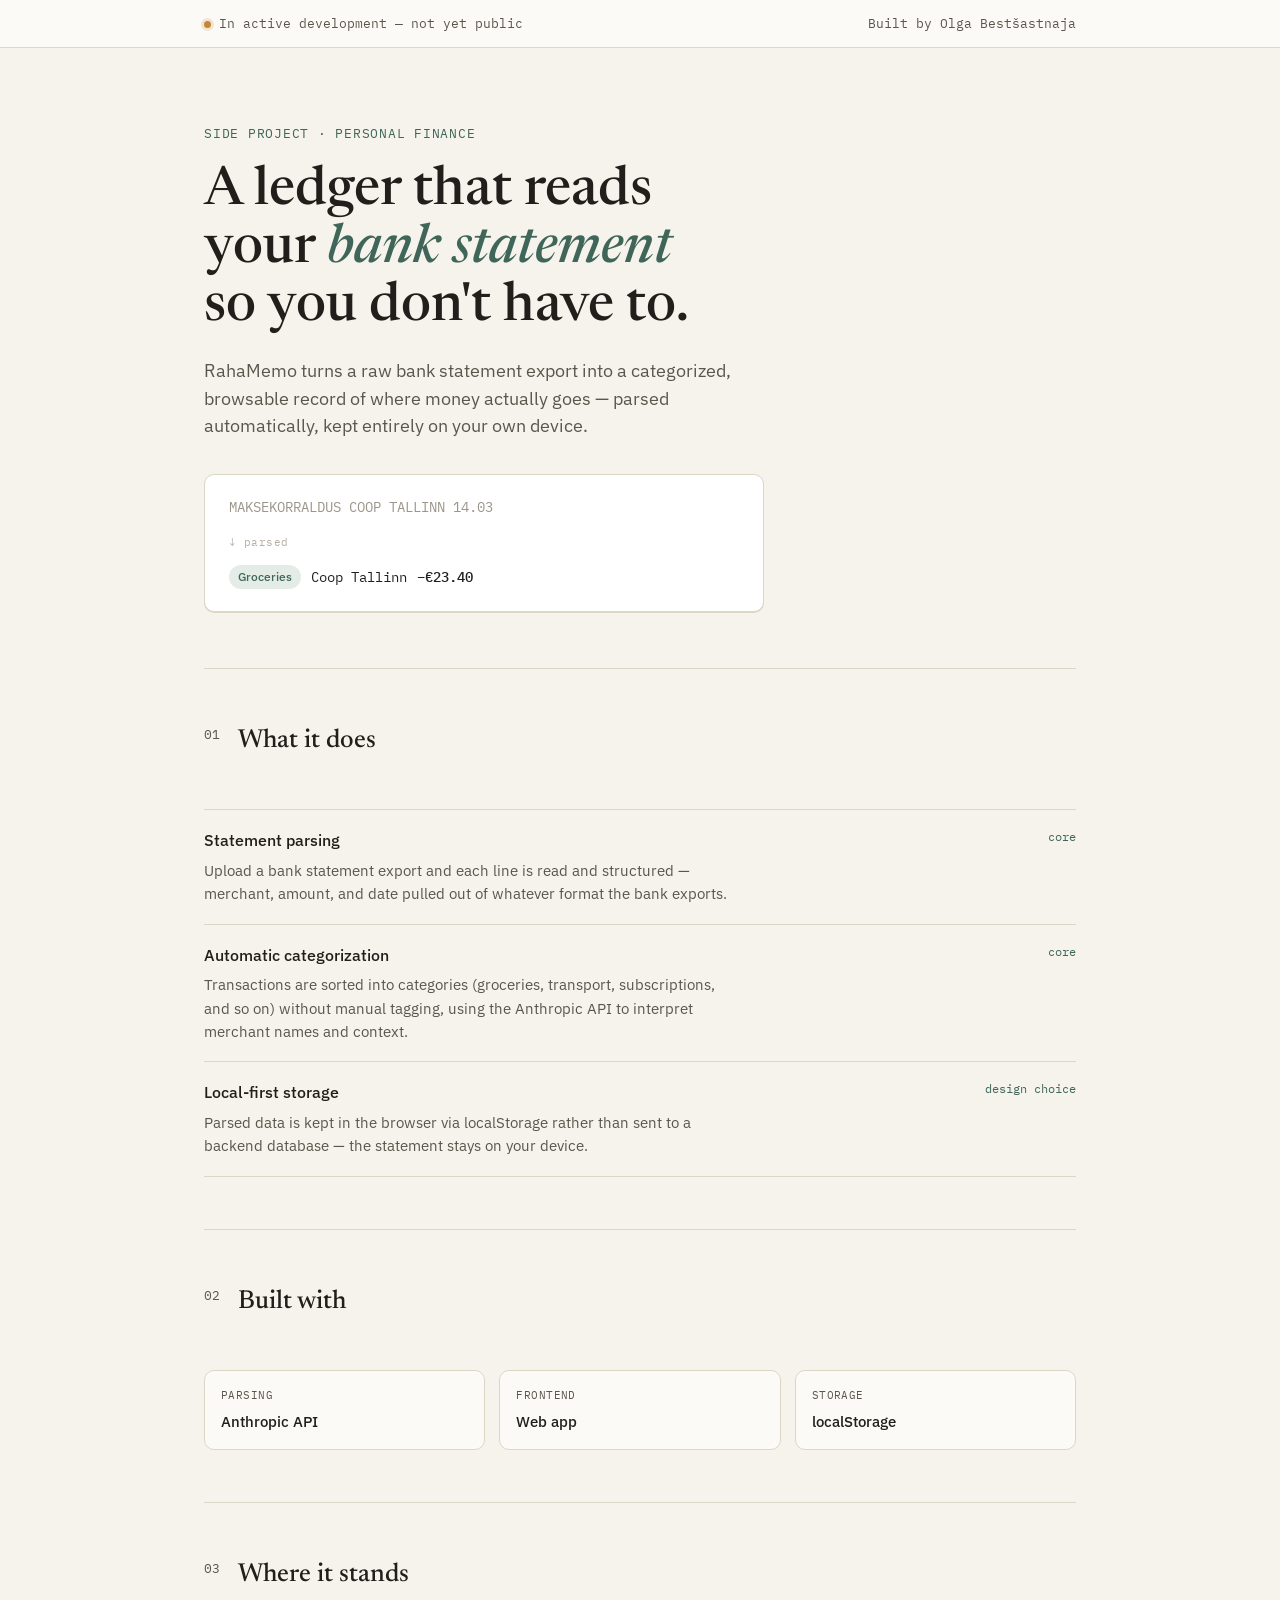
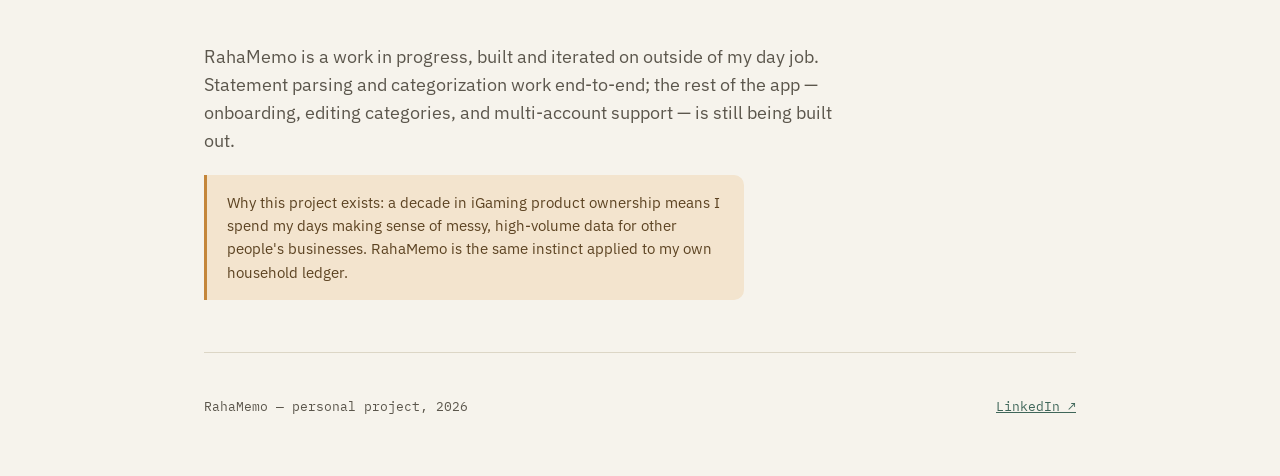
<file: rahamemo.html>
<!DOCTYPE html>
<html lang="en">
<head>
<meta charset="UTF-8">
<meta name="viewport" content="width=device-width, initial-scale=1.0">
<title>RahaMemo — a personal finance ledger that reads your bank statements</title>
<link rel="preconnect" href="https://fonts.googleapis.com">
<link href="https://fonts.googleapis.com/css2?family=Newsreader:ital,opsz,wght@0,6..72,400;0,6..72,500;0,6..72,600;1,6..72,400&family=IBM+Plex+Sans:wght@400;500;600&family=IBM+Plex+Mono:wght@400;500&display=swap" rel="stylesheet">
<style>
  :root{
    --paper:#F6F3EC;
    --paper-line:#DCD6C6;
    --ink:#211F1B;
    --ink-soft:#5B564C;
    --teal:#3F6659;
    --teal-soft:#E4ECE7;
    --amber:#C4863A;
    --amber-soft:#F3E4CE;
    --radius:10px;
  }
  *{box-sizing:border-box;}
  html,body{margin:0;padding:0;}
  body{
    background:var(--paper);
    color:var(--ink);
    font-family:'IBM Plex Sans', sans-serif;
    line-height:1.55;
    -webkit-font-smoothing:antialiased;
  }
  ::selection{background:var(--amber-soft);}

  .wrap{max-width:920px;margin:0 auto;padding:0 24px;}

  /* ---- top status strip ---- */
  .status-strip{
    border-bottom:1px solid var(--paper-line);
    background:#FBFAF6;
  }
  .status-strip .wrap{
    display:flex;align-items:center;justify-content:space-between;
    padding-top:14px;padding-bottom:14px;
    font-family:'IBM Plex Mono', monospace;
    font-size:12.5px;
    color:var(--ink-soft);
  }
  .status-dot{
    display:inline-block;width:7px;height:7px;border-radius:50%;
    background:var(--amber);margin-right:8px;
    box-shadow:0 0 0 3px var(--amber-soft);
  }

  /* ---- hero ---- */
  header.hero{padding:76px 0 56px;}
  .eyebrow{
    font-family:'IBM Plex Mono', monospace;
    font-size:12.5px;letter-spacing:.06em;text-transform:uppercase;
    color:var(--teal);margin:0 0 18px;
  }
  h1{
    font-family:'Newsreader', serif;
    font-weight:500;
    font-size:clamp(34px, 5vw, 54px);
    line-height:1.08;
    margin:0 0 20px;
    max-width:16ch;
  }
  h1 em{font-style:italic;color:var(--teal);}
  .lede{
    font-size:18px;
    color:var(--ink-soft);
    max-width:52ch;
    margin:0 0 34px;
  }

  /* ---- signature: live receipt-parse animation ---- */
  .parse-demo{
    border:1px solid var(--paper-line);
    background:#FFFFFF;
    border-radius:var(--radius);
    padding:22px 24px;
    max-width:560px;
    font-family:'IBM Plex Mono', monospace;
    font-size:13.5px;
    box-shadow:0 1px 0 var(--paper-line);
  }
  .parse-demo .raw-line{
    color:#9C968A;
    white-space:pre;
    overflow:hidden;
    border-right:2px solid transparent;
  }
  .parse-row{
    display:flex;align-items:center;gap:10px;
    margin-top:14px;opacity:0;
    animation:reveal .5s ease forwards;
    animation-delay:2.6s;
  }
  .parse-row .amount{font-weight:500;color:var(--ink);}
  .tag{
    font-family:'IBM Plex Sans', sans-serif;
    font-size:11.5px;font-weight:500;
    padding:3px 9px;border-radius:999px;
    background:var(--teal-soft);color:var(--teal);
  }
  .parse-arrow{
    font-size:11px;color:#B7B0A1;letter-spacing:.04em;
    opacity:0;animation:reveal .4s ease forwards;animation-delay:2.3s;
    margin-top:10px;
  }
  @keyframes reveal{to{opacity:1;}}
  @media (prefers-reduced-motion: reduce){
    .parse-row, .parse-arrow{opacity:1;animation:none;}
    .typewriter{width:auto !important;animation:none !important;border-right:none !important;}
  }
  .typewriter{
    display:inline-block;
    width:0;
    animation:type 2s steps(34, end) forwards;
    border-right-color:#9C968A;
    animation-fill-mode:forwards;
  }
  @keyframes type{
    from{width:0;}
    to{width:34ch;}
  }

  /* ---- section framing ---- */
  section{padding:52px 0;border-top:1px solid var(--paper-line);}
  h2{
    font-family:'Newsreader', serif;
    font-weight:500;
    font-size:26px;
    margin:0 0 22px;
  }
  .lead-line{
    display:flex;gap:18px;margin-bottom:26px;
  }
  .lead-line .num{
    font-family:'IBM Plex Mono', monospace;
    font-size:12.5px;color:var(--ink-soft);
    padding-top:4px;
  }

  /* ---- what it does: ledger rows ---- */
  .ledger{border-top:1px solid var(--paper-line);}
  .ledger-row{
    display:grid;
    grid-template-columns:1fr auto;
    gap:6px 24px;
    padding:18px 0;
    border-bottom:1px solid var(--paper-line);
  }
  .ledger-row .what{font-weight:500;}
  .ledger-row .desc{
    grid-column:1 / -1;
    color:var(--ink-soft);
    font-size:15px;
    max-width:60ch;
  }
  .ledger-row .marker{
    font-family:'IBM Plex Mono', monospace;
    font-size:12px;color:var(--teal);
    align-self:start;
  }

  /* ---- stack ---- */
  .stack-grid{
    display:grid;grid-template-columns:repeat(3, 1fr);gap:14px;
  }
  @media (max-width:640px){.stack-grid{grid-template-columns:1fr 1fr;}}
  .stack-card{
    border:1px solid var(--paper-line);
    background:#FBFAF6;
    border-radius:var(--radius);
    padding:16px 16px;
  }
  .stack-card .label{
    font-family:'IBM Plex Mono', monospace;
    font-size:11px;color:var(--ink-soft);
    text-transform:uppercase;letter-spacing:.04em;
    margin-bottom:6px;
  }
  .stack-card .val{font-weight:500;font-size:15px;}

  /* ---- privacy note ---- */
  .note{
    border-left:3px solid var(--amber);
    background:var(--amber-soft);
    padding:16px 20px;
    border-radius:0 var(--radius) var(--radius) 0;
    font-size:15px;
    color:#5C4322;
    max-width:60ch;
  }

  /* ---- footer ---- */
  footer{
    padding:44px 0 60px;
    border-top:1px solid var(--paper-line);
    font-family:'IBM Plex Mono', monospace;
    font-size:12.5px;
    color:var(--ink-soft);
    display:flex;justify-content:space-between;flex-wrap:wrap;gap:10px;
  }
  a{color:var(--teal);}
</style>
</head>
<body>

  <div class="status-strip">
    <div class="wrap">
      <span><span class="status-dot"></span>In active development — not yet public</span>
      <span>Built by Olga Bestšastnaja</span>
    </div>
  </div>

  <div class="wrap">
    <header class="hero">
      <p class="eyebrow">Side project · Personal finance</p>
      <h1>A ledger that reads your <em>bank statement</em> so you don't have to.</h1>
      <p class="lede">
        RahaMemo turns a raw bank statement export into a categorized, browsable
        record of where money actually goes — parsed automatically, kept entirely
        on your own device.
      </p>

      <div class="parse-demo">
        <div class="raw-line typewriter">MAKSEKORRALDUS COOP TALLINN 14.03 -23,40</div>
        <div class="parse-arrow">↓ parsed</div>
        <div class="parse-row">
          <span class="tag">Groceries</span>
          <span>Coop Tallinn</span>
          <span class="amount">−€23.40</span>
        </div>
      </div>
    </header>

    <section>
      <div class="lead-line">
        <span class="num">01</span>
        <h2>What it does</h2>
      </div>
      <div class="ledger">
        <div class="ledger-row">
          <span class="what">Statement parsing</span>
          <span class="marker">core</span>
          <span class="desc">Upload a bank statement export and each line is read and structured — merchant, amount, and date pulled out of whatever format the bank exports.</span>
        </div>
        <div class="ledger-row">
          <span class="what">Automatic categorization</span>
          <span class="marker">core</span>
          <span class="desc">Transactions are sorted into categories (groceries, transport, subscriptions, and so on) without manual tagging, using the Anthropic API to interpret merchant names and context.</span>
        </div>
        <div class="ledger-row">
          <span class="what">Local-first storage</span>
          <span class="marker">design choice</span>
          <span class="desc">Parsed data is kept in the browser via localStorage rather than sent to a backend database — the statement stays on your device.</span>
        </div>
      </div>
    </section>

    <section>
      <div class="lead-line">
        <span class="num">02</span>
        <h2>Built with</h2>
      </div>
      <div class="stack-grid">
        <div class="stack-card"><div class="label">Parsing</div><div class="val">Anthropic API</div></div>
        <div class="stack-card"><div class="label">Frontend</div><div class="val">Web app</div></div>
        <div class="stack-card"><div class="label">Storage</div><div class="val">localStorage</div></div>
      </div>
    </section>

    <section>
      <div class="lead-line">
        <span class="num">03</span>
        <h2>Where it stands</h2>
      </div>
      <p class="lede" style="max-width:60ch;margin-bottom:20px;">
        RahaMemo is a work in progress, built and iterated on outside of my day job.
        Statement parsing and categorization work end-to-end; the rest of the app —
        onboarding, editing categories, and multi-account support — is still being built out.
      </p>
      <div class="note">
        Why this project exists: a decade in iGaming product ownership means I spend my
        days making sense of messy, high-volume data for other people's businesses.
        RahaMemo is the same instinct applied to my own household ledger.
      </div>
    </section>

    <footer>
      <span>RahaMemo — personal project, 2026</span>
      <span><a href="https://www.linkedin.com/in/olgabest%C5%A1astnaja">LinkedIn ↗</a></span>
    </footer>
  </div>

</body>
</html>
</file>
<file: fonts.css>
/* latin-ext */
@font-face {
  font-family: 'IBM Plex Mono';
  font-style: normal;
  font-weight: 400;
  font-display: swap;
  src: url(./fonts/ibm-plex-mono-normal-400-latin-ext.woff2) format('woff2');
  unicode-range: U+0100-02BA, U+02BD-02C5, U+02C7-02CC, U+02CE-02D7, U+02DD-02FF, U+0304, U+0308, U+0329, U+1D00-1DBF, U+1E00-1E9F, U+1EF2-1EFF, U+2020, U+20A0-20AB, U+20AD-20C0, U+2113, U+2C60-2C7F, U+A720-A7FF;
}
/* latin */
@font-face {
  font-family: 'IBM Plex Mono';
  font-style: normal;
  font-weight: 400;
  font-display: swap;
  src: url(./fonts/ibm-plex-mono-normal-400-latin.woff2) format('woff2');
  unicode-range: U+0000-00FF, U+0131, U+0152-0153, U+02BB-02BC, U+02C6, U+02DA, U+02DC, U+0304, U+0308, U+0329, U+2000-206F, U+20AC, U+2122, U+2191, U+2193, U+2212, U+2215, U+FEFF, U+FFFD;
}
/* latin-ext */
@font-face {
  font-family: 'IBM Plex Mono';
  font-style: normal;
  font-weight: 500;
  font-display: swap;
  src: url(./fonts/ibm-plex-mono-normal-500-latin-ext.woff2) format('woff2');
  unicode-range: U+0100-02BA, U+02BD-02C5, U+02C7-02CC, U+02CE-02D7, U+02DD-02FF, U+0304, U+0308, U+0329, U+1D00-1DBF, U+1E00-1E9F, U+1EF2-1EFF, U+2020, U+20A0-20AB, U+20AD-20C0, U+2113, U+2C60-2C7F, U+A720-A7FF;
}
/* latin */
@font-face {
  font-family: 'IBM Plex Mono';
  font-style: normal;
  font-weight: 500;
  font-display: swap;
  src: url(./fonts/ibm-plex-mono-normal-500-latin.woff2) format('woff2');
  unicode-range: U+0000-00FF, U+0131, U+0152-0153, U+02BB-02BC, U+02C6, U+02DA, U+02DC, U+0304, U+0308, U+0329, U+2000-206F, U+20AC, U+2122, U+2191, U+2193, U+2212, U+2215, U+FEFF, U+FFFD;
}
/* latin-ext */
@font-face {
  font-family: 'IBM Plex Sans';
  font-style: normal;
  font-weight: 400;
  font-display: swap;
  src: url(./fonts/ibm-plex-sans-normal-400-latin-ext.woff2) format('woff2');
  unicode-range: U+0100-02BA, U+02BD-02C5, U+02C7-02CC, U+02CE-02D7, U+02DD-02FF, U+0304, U+0308, U+0329, U+1D00-1DBF, U+1E00-1E9F, U+1EF2-1EFF, U+2020, U+20A0-20AB, U+20AD-20C0, U+2113, U+2C60-2C7F, U+A720-A7FF;
}
/* latin */
@font-face {
  font-family: 'IBM Plex Sans';
  font-style: normal;
  font-weight: 400;
  font-display: swap;
  src: url(./fonts/ibm-plex-sans-normal-400-latin.woff2) format('woff2');
  unicode-range: U+0000-00FF, U+0131, U+0152-0153, U+02BB-02BC, U+02C6, U+02DA, U+02DC, U+0304, U+0308, U+0329, U+2000-206F, U+20AC, U+2122, U+2191, U+2193, U+2212, U+2215, U+FEFF, U+FFFD;
}
/* latin-ext */
@font-face {
  font-family: 'IBM Plex Sans';
  font-style: normal;
  font-weight: 500;
  font-display: swap;
  src: url(./fonts/ibm-plex-sans-normal-400-latin-ext.woff2) format('woff2');
  unicode-range: U+0100-02BA, U+02BD-02C5, U+02C7-02CC, U+02CE-02D7, U+02DD-02FF, U+0304, U+0308, U+0329, U+1D00-1DBF, U+1E00-1E9F, U+1EF2-1EFF, U+2020, U+20A0-20AB, U+20AD-20C0, U+2113, U+2C60-2C7F, U+A720-A7FF;
}
/* latin */
@font-face {
  font-family: 'IBM Plex Sans';
  font-style: normal;
  font-weight: 500;
  font-display: swap;
  src: url(./fonts/ibm-plex-sans-normal-400-latin.woff2) format('woff2');
  unicode-range: U+0000-00FF, U+0131, U+0152-0153, U+02BB-02BC, U+02C6, U+02DA, U+02DC, U+0304, U+0308, U+0329, U+2000-206F, U+20AC, U+2122, U+2191, U+2193, U+2212, U+2215, U+FEFF, U+FFFD;
}
/* latin-ext */
@font-face {
  font-family: 'IBM Plex Sans';
  font-style: normal;
  font-weight: 600;
  font-display: swap;
  src: url(./fonts/ibm-plex-sans-normal-400-latin-ext.woff2) format('woff2');
  unicode-range: U+0100-02BA, U+02BD-02C5, U+02C7-02CC, U+02CE-02D7, U+02DD-02FF, U+0304, U+0308, U+0329, U+1D00-1DBF, U+1E00-1E9F, U+1EF2-1EFF, U+2020, U+20A0-20AB, U+20AD-20C0, U+2113, U+2C60-2C7F, U+A720-A7FF;
}
/* latin */
@font-face {
  font-family: 'IBM Plex Sans';
  font-style: normal;
  font-weight: 600;
  font-display: swap;
  src: url(./fonts/ibm-plex-sans-normal-400-latin.woff2) format('woff2');
  unicode-range: U+0000-00FF, U+0131, U+0152-0153, U+02BB-02BC, U+02C6, U+02DA, U+02DC, U+0304, U+0308, U+0329, U+2000-206F, U+20AC, U+2122, U+2191, U+2193, U+2212, U+2215, U+FEFF, U+FFFD;
}
/* latin-ext */
@font-face {
  font-family: 'Newsreader';
  font-style: italic;
  font-weight: 400;
  font-display: swap;
  src: url(./fonts/newsreader-italic-400-latin-ext.woff2) format('woff2');
  unicode-range: U+0100-02BA, U+02BD-02C5, U+02C7-02CC, U+02CE-02D7, U+02DD-02FF, U+0304, U+0308, U+0329, U+1D00-1DBF, U+1E00-1E9F, U+1EF2-1EFF, U+2020, U+20A0-20AB, U+20AD-20C0, U+2113, U+2C60-2C7F, U+A720-A7FF;
}
/* latin */
@font-face {
  font-family: 'Newsreader';
  font-style: italic;
  font-weight: 400;
  font-display: swap;
  src: url(./fonts/newsreader-italic-400-latin.woff2) format('woff2');
  unicode-range: U+0000-00FF, U+0131, U+0152-0153, U+02BB-02BC, U+02C6, U+02DA, U+02DC, U+0304, U+0308, U+0329, U+2000-206F, U+20AC, U+2122, U+2191, U+2193, U+2212, U+2215, U+FEFF, U+FFFD;
}
/* latin-ext */
@font-face {
  font-family: 'Newsreader';
  font-style: normal;
  font-weight: 400;
  font-display: swap;
  src: url(./fonts/newsreader-normal-400-latin-ext.woff2) format('woff2');
  unicode-range: U+0100-02BA, U+02BD-02C5, U+02C7-02CC, U+02CE-02D7, U+02DD-02FF, U+0304, U+0308, U+0329, U+1D00-1DBF, U+1E00-1E9F, U+1EF2-1EFF, U+2020, U+20A0-20AB, U+20AD-20C0, U+2113, U+2C60-2C7F, U+A720-A7FF;
}
/* latin */
@font-face {
  font-family: 'Newsreader';
  font-style: normal;
  font-weight: 400;
  font-display: swap;
  src: url(./fonts/newsreader-normal-400-latin.woff2) format('woff2');
  unicode-range: U+0000-00FF, U+0131, U+0152-0153, U+02BB-02BC, U+02C6, U+02DA, U+02DC, U+0304, U+0308, U+0329, U+2000-206F, U+20AC, U+2122, U+2191, U+2193, U+2212, U+2215, U+FEFF, U+FFFD;
}
/* latin-ext */
@font-face {
  font-family: 'Newsreader';
  font-style: normal;
  font-weight: 500;
  font-display: swap;
  src: url(./fonts/newsreader-normal-400-latin-ext.woff2) format('woff2');
  unicode-range: U+0100-02BA, U+02BD-02C5, U+02C7-02CC, U+02CE-02D7, U+02DD-02FF, U+0304, U+0308, U+0329, U+1D00-1DBF, U+1E00-1E9F, U+1EF2-1EFF, U+2020, U+20A0-20AB, U+20AD-20C0, U+2113, U+2C60-2C7F, U+A720-A7FF;
}
/* latin */
@font-face {
  font-family: 'Newsreader';
  font-style: normal;
  font-weight: 500;
  font-display: swap;
  src: url(./fonts/newsreader-normal-400-latin.woff2) format('woff2');
  unicode-range: U+0000-00FF, U+0131, U+0152-0153, U+02BB-02BC, U+02C6, U+02DA, U+02DC, U+0304, U+0308, U+0329, U+2000-206F, U+20AC, U+2122, U+2191, U+2193, U+2212, U+2215, U+FEFF, U+FFFD;
}
/* latin-ext */
@font-face {
  font-family: 'Newsreader';
  font-style: normal;
  font-weight: 600;
  font-display: swap;
  src: url(./fonts/newsreader-normal-400-latin-ext.woff2) format('woff2');
  unicode-range: U+0100-02BA, U+02BD-02C5, U+02C7-02CC, U+02CE-02D7, U+02DD-02FF, U+0304, U+0308, U+0329, U+1D00-1DBF, U+1E00-1E9F, U+1EF2-1EFF, U+2020, U+20A0-20AB, U+20AD-20C0, U+2113, U+2C60-2C7F, U+A720-A7FF;
}
/* latin */
@font-face {
  font-family: 'Newsreader';
  font-style: normal;
  font-weight: 600;
  font-display: swap;
  src: url(./fonts/newsreader-normal-400-latin.woff2) format('woff2');
  unicode-range: U+0000-00FF, U+0131, U+0152-0153, U+02BB-02BC, U+02C6, U+02DA, U+02DC, U+0304, U+0308, U+0329, U+2000-206F, U+20AC, U+2122, U+2191, U+2193, U+2212, U+2215, U+FEFF, U+FFFD;
}
</file>
